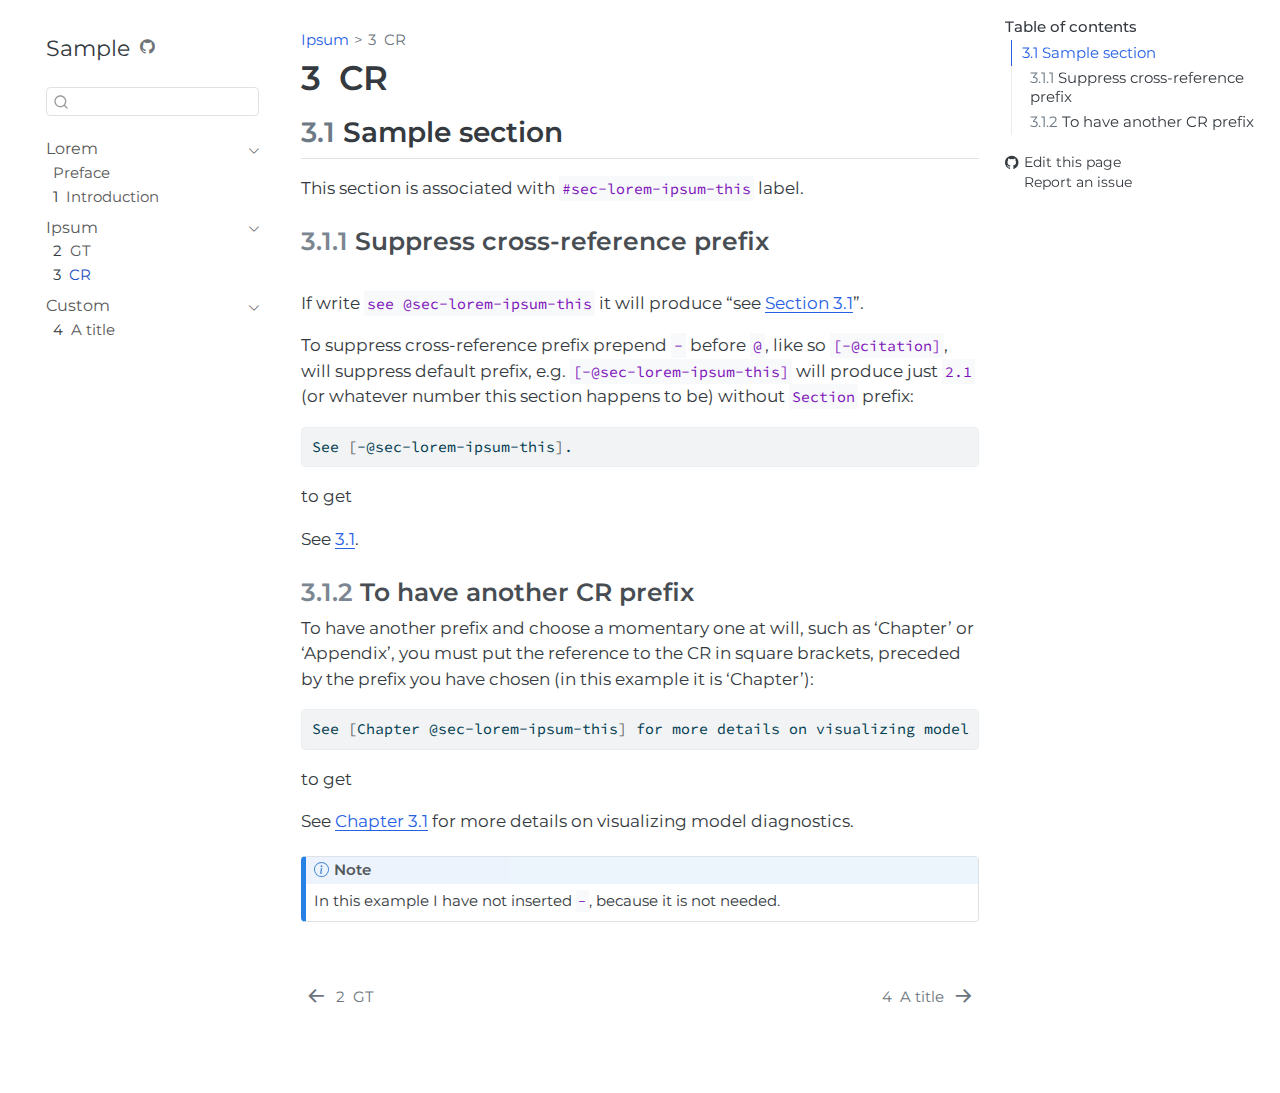
<file: docs/cr.html>
<!DOCTYPE html>
<html xmlns="http://www.w3.org/1999/xhtml" lang="en" xml:lang="en"><head>

<meta charset="utf-8">
<meta name="generator" content="quarto-1.4.536">

<meta name="viewport" content="width=device-width, initial-scale=1.0, user-scalable=yes">


<title>Sample - 3&nbsp; CR</title>
<style>
code{white-space: pre-wrap;}
span.smallcaps{font-variant: small-caps;}
div.columns{display: flex; gap: min(4vw, 1.5em);}
div.column{flex: auto; overflow-x: auto;}
div.hanging-indent{margin-left: 1.5em; text-indent: -1.5em;}
ul.task-list{list-style: none;}
ul.task-list li input[type="checkbox"] {
  width: 0.8em;
  margin: 0 0.8em 0.2em -1em; /* quarto-specific, see https://github.com/quarto-dev/quarto-cli/issues/4556 */ 
  vertical-align: middle;
}
/* CSS for syntax highlighting */
pre > code.sourceCode { white-space: pre; position: relative; }
pre > code.sourceCode > span { line-height: 1.25; }
pre > code.sourceCode > span:empty { height: 1.2em; }
.sourceCode { overflow: visible; }
code.sourceCode > span { color: inherit; text-decoration: inherit; }
div.sourceCode { margin: 1em 0; }
pre.sourceCode { margin: 0; }
@media screen {
div.sourceCode { overflow: auto; }
}
@media print {
pre > code.sourceCode { white-space: pre-wrap; }
pre > code.sourceCode > span { text-indent: -5em; padding-left: 5em; }
}
pre.numberSource code
  { counter-reset: source-line 0; }
pre.numberSource code > span
  { position: relative; left: -4em; counter-increment: source-line; }
pre.numberSource code > span > a:first-child::before
  { content: counter(source-line);
    position: relative; left: -1em; text-align: right; vertical-align: baseline;
    border: none; display: inline-block;
    -webkit-touch-callout: none; -webkit-user-select: none;
    -khtml-user-select: none; -moz-user-select: none;
    -ms-user-select: none; user-select: none;
    padding: 0 4px; width: 4em;
  }
pre.numberSource { margin-left: 3em;  padding-left: 4px; }
div.sourceCode
  {   }
@media screen {
pre > code.sourceCode > span > a:first-child::before { text-decoration: underline; }
}
</style>


<script src="site_libs/quarto-nav/quarto-nav.js"></script>
<script src="site_libs/quarto-nav/headroom.min.js"></script>
<script src="site_libs/clipboard/clipboard.min.js"></script>
<script src="site_libs/quarto-search/autocomplete.umd.js"></script>
<script src="site_libs/quarto-search/fuse.min.js"></script>
<script src="site_libs/quarto-search/quarto-search.js"></script>
<meta name="quarto:offset" content="./">
<link href="./custom.html" rel="next">
<link href="./gt.html" rel="prev">
<script src="site_libs/quarto-html/quarto.js"></script>
<script src="site_libs/quarto-html/popper.min.js"></script>
<script src="site_libs/quarto-html/tippy.umd.min.js"></script>
<script src="site_libs/quarto-html/anchor.min.js"></script>
<link href="site_libs/quarto-html/tippy.css" rel="stylesheet">
<link href="site_libs/quarto-html/quarto-syntax-highlighting.css" rel="stylesheet" id="quarto-text-highlighting-styles">
<script src="site_libs/bootstrap/bootstrap.min.js"></script>
<link href="site_libs/bootstrap/bootstrap-icons.css" rel="stylesheet">
<link href="site_libs/bootstrap/bootstrap.min.css" rel="stylesheet" id="quarto-bootstrap" data-mode="light">
<script id="quarto-search-options" type="application/json">{
  "location": "sidebar",
  "copy-button": false,
  "collapse-after": 3,
  "panel-placement": "start",
  "type": "textbox",
  "limit": 50,
  "keyboard-shortcut": [
    "f",
    "/",
    "s"
  ],
  "show-item-context": false,
  "language": {
    "search-no-results-text": "No results",
    "search-matching-documents-text": "matching documents",
    "search-copy-link-title": "Copy link to search",
    "search-hide-matches-text": "Hide additional matches",
    "search-more-match-text": "more match in this document",
    "search-more-matches-text": "more matches in this document",
    "search-clear-button-title": "Clear",
    "search-text-placeholder": "",
    "search-detached-cancel-button-title": "Cancel",
    "search-submit-button-title": "Submit",
    "search-label": "Search"
  }
}</script>


</head>

<body class="nav-sidebar floating">

<div id="quarto-search-results"></div>
  <header id="quarto-header" class="headroom fixed-top">
  <nav class="quarto-secondary-nav">
    <div class="container-fluid d-flex">
      <button type="button" class="quarto-btn-toggle btn" data-bs-toggle="collapse" data-bs-target=".quarto-sidebar-collapse-item" aria-controls="quarto-sidebar" aria-expanded="false" aria-label="Toggle sidebar navigation" onclick="if (window.quartoToggleHeadroom) { window.quartoToggleHeadroom(); }">
        <i class="bi bi-layout-text-sidebar-reverse"></i>
      </button>
        <nav class="quarto-page-breadcrumbs" aria-label="breadcrumb"><ol class="breadcrumb"><li class="breadcrumb-item"><a href="./gt.html">Ipsum</a></li><li class="breadcrumb-item"><a href="./cr.html"><span class="chapter-number">3</span>&nbsp; <span class="chapter-title">CR</span></a></li></ol></nav>
        <a class="flex-grow-1" role="button" data-bs-toggle="collapse" data-bs-target=".quarto-sidebar-collapse-item" aria-controls="quarto-sidebar" aria-expanded="false" aria-label="Toggle sidebar navigation" onclick="if (window.quartoToggleHeadroom) { window.quartoToggleHeadroom(); }">      
        </a>
      <button type="button" class="btn quarto-search-button" aria-label="" onclick="window.quartoOpenSearch();">
        <i class="bi bi-search"></i>
      </button>
    </div>
  </nav>
</header>
<!-- content -->
<div id="quarto-content" class="quarto-container page-columns page-rows-contents page-layout-article">
<!-- sidebar -->
  <nav id="quarto-sidebar" class="sidebar collapse collapse-horizontal quarto-sidebar-collapse-item sidebar-navigation floating overflow-auto">
    <div class="pt-lg-2 mt-2 text-left sidebar-header">
    <div class="sidebar-title mb-0 py-0">
      <a href="./">Sample</a> 
        <div class="sidebar-tools-main">
    <a href="https://github.com/aborruso/sample" title="Source Code" class="quarto-navigation-tool px-1" aria-label="Source Code"><i class="bi bi-github"></i></a>
</div>
    </div>
      </div>
        <div class="mt-2 flex-shrink-0 align-items-center">
        <div class="sidebar-search">
        <div id="quarto-search" class="" title="Search"></div>
        </div>
        </div>
    <div class="sidebar-menu-container"> 
    <ul class="list-unstyled mt-1">
        <li class="sidebar-item sidebar-item-section">
      <div class="sidebar-item-container"> 
            <a class="sidebar-item-text sidebar-link text-start" data-bs-toggle="collapse" data-bs-target="#quarto-sidebar-section-1" aria-expanded="true">
 <span class="menu-text">Lorem</span></a>
          <a class="sidebar-item-toggle text-start" data-bs-toggle="collapse" data-bs-target="#quarto-sidebar-section-1" aria-expanded="true" aria-label="Toggle section">
            <i class="bi bi-chevron-right ms-2"></i>
          </a> 
      </div>
      <ul id="quarto-sidebar-section-1" class="collapse list-unstyled sidebar-section depth1 show">  
          <li class="sidebar-item">
  <div class="sidebar-item-container"> 
  <a href="./index.html" class="sidebar-item-text sidebar-link">
 <span class="menu-text">Preface</span></a>
  </div>
</li>
          <li class="sidebar-item">
  <div class="sidebar-item-container"> 
  <a href="./intro.html" class="sidebar-item-text sidebar-link">
 <span class="menu-text"><span class="chapter-number">1</span>&nbsp; <span class="chapter-title">Introduction</span></span></a>
  </div>
</li>
      </ul>
  </li>
        <li class="sidebar-item sidebar-item-section">
      <div class="sidebar-item-container"> 
            <a class="sidebar-item-text sidebar-link text-start" data-bs-toggle="collapse" data-bs-target="#quarto-sidebar-section-2" aria-expanded="true">
 <span class="menu-text">Ipsum</span></a>
          <a class="sidebar-item-toggle text-start" data-bs-toggle="collapse" data-bs-target="#quarto-sidebar-section-2" aria-expanded="true" aria-label="Toggle section">
            <i class="bi bi-chevron-right ms-2"></i>
          </a> 
      </div>
      <ul id="quarto-sidebar-section-2" class="collapse list-unstyled sidebar-section depth1 show">  
          <li class="sidebar-item">
  <div class="sidebar-item-container"> 
  <a href="./gt.html" class="sidebar-item-text sidebar-link">
 <span class="menu-text"><span class="chapter-number">2</span>&nbsp; <span class="chapter-title">GT</span></span></a>
  </div>
</li>
          <li class="sidebar-item">
  <div class="sidebar-item-container"> 
  <a href="./cr.html" class="sidebar-item-text sidebar-link active">
 <span class="menu-text"><span class="chapter-number">3</span>&nbsp; <span class="chapter-title">CR</span></span></a>
  </div>
</li>
      </ul>
  </li>
        <li class="sidebar-item sidebar-item-section">
      <div class="sidebar-item-container"> 
            <a class="sidebar-item-text sidebar-link text-start" data-bs-toggle="collapse" data-bs-target="#quarto-sidebar-section-3" aria-expanded="true">
 <span class="menu-text">Custom</span></a>
          <a class="sidebar-item-toggle text-start" data-bs-toggle="collapse" data-bs-target="#quarto-sidebar-section-3" aria-expanded="true" aria-label="Toggle section">
            <i class="bi bi-chevron-right ms-2"></i>
          </a> 
      </div>
      <ul id="quarto-sidebar-section-3" class="collapse list-unstyled sidebar-section depth1 show">  
          <li class="sidebar-item">
  <div class="sidebar-item-container"> 
  <a href="./custom.html" class="sidebar-item-text sidebar-link">
 <span class="menu-text"><span class="chapter-number">4</span>&nbsp; <span class="chapter-title">A title</span></span></a>
  </div>
</li>
      </ul>
  </li>
    </ul>
    </div>
</nav>
<div id="quarto-sidebar-glass" class="quarto-sidebar-collapse-item" data-bs-toggle="collapse" data-bs-target=".quarto-sidebar-collapse-item"></div>
<!-- margin-sidebar -->
    <div id="quarto-margin-sidebar" class="sidebar margin-sidebar">
        <nav id="TOC" role="doc-toc" class="toc-active">
    <h2 id="toc-title">Table of contents</h2>
   
  <ul>
  <li><a href="#sec-lorem-ipsum-this" id="toc-sec-lorem-ipsum-this" class="nav-link active" data-scroll-target="#sec-lorem-ipsum-this"><span class="header-section-number">3.1</span> Sample section</a>
  <ul class="collapse">
  <li><a href="#suppress-cross-reference-prefix" id="toc-suppress-cross-reference-prefix" class="nav-link" data-scroll-target="#suppress-cross-reference-prefix"><span class="header-section-number">3.1.1</span> Suppress cross-reference prefix</a></li>
  <li><a href="#to-have-another-cr-prefix" id="toc-to-have-another-cr-prefix" class="nav-link" data-scroll-target="#to-have-another-cr-prefix"><span class="header-section-number">3.1.2</span> To have another CR prefix</a></li>
  </ul></li>
  </ul>
<div class="toc-actions"><ul><li><a href="https://github.com/aborruso/sample/edit/main/cr.qmd" class="toc-action"><i class="bi bi-github"></i>Edit this page</a></li><li><a href="https://github.com/aborruso/sample/issues/new" class="toc-action"><i class="bi empty"></i>Report an issue</a></li></ul></div></nav>
    </div>
<!-- main -->
<main class="content" id="quarto-document-content">

<header id="title-block-header" class="quarto-title-block default"><nav class="quarto-page-breadcrumbs quarto-title-breadcrumbs d-none d-lg-block" aria-label="breadcrumb"><ol class="breadcrumb"><li class="breadcrumb-item"><a href="./gt.html">Ipsum</a></li><li class="breadcrumb-item"><a href="./cr.html"><span class="chapter-number">3</span>&nbsp; <span class="chapter-title">CR</span></a></li></ol></nav>
<div class="quarto-title">
<h1 class="title"><span class="chapter-number">3</span>&nbsp; <span class="chapter-title">CR</span></h1>
</div>



<div class="quarto-title-meta">

    
  
    
  </div>
  


</header>


<section id="sec-lorem-ipsum-this" class="level2" data-number="3.1">
<h2 data-number="3.1" class="anchored" data-anchor-id="sec-lorem-ipsum-this"><span class="header-section-number">3.1</span> Sample section</h2>
<p>This section is associated with <code>#sec-lorem-ipsum-this</code> label.</p>
<section id="suppress-cross-reference-prefix" class="level3" data-number="3.1.1">
<h3 data-number="3.1.1" class="anchored" data-anchor-id="suppress-cross-reference-prefix"><span class="header-section-number">3.1.1</span> Suppress cross-reference prefix</h3>
<p><br>If write <code>see @sec-lorem-ipsum-this</code> it will produce “see <a href="#sec-lorem-ipsum-this" class="quarto-xref"><span>Section 3.1</span></a>”.</p>
<p>To suppress cross-reference prefix prepend <code>-</code> before <code>@</code>, like so <code>[-@citation]</code>, will suppress default prefix, e.g.&nbsp;<code>[-@sec-lorem-ipsum-this]</code> will produce just <code>2.1</code> (or whatever number this section happens to be) without <code>Section</code> prefix:</p>
<div class="sourceCode" id="cb1"><pre class="sourceCode markdown code-with-copy"><code class="sourceCode markdown"><span id="cb1-1"><a href="#cb1-1" aria-hidden="true" tabindex="-1"></a>See <span class="co">[</span><span class="ot">-@sec-lorem-ipsum-this</span><span class="co">]</span>.</span></code><button title="Copy to Clipboard" class="code-copy-button"><i class="bi"></i></button></pre></div>
<p>to get</p>
<p>See <a href="#sec-lorem-ipsum-this" class="quarto-xref"><span>3.1</span></a>.</p>
</section>
<section id="to-have-another-cr-prefix" class="level3" data-number="3.1.2">
<h3 data-number="3.1.2" class="anchored" data-anchor-id="to-have-another-cr-prefix"><span class="header-section-number">3.1.2</span> To have another CR prefix</h3>
<p>To have another prefix and choose a momentary one at will, such as ‘Chapter’ or ‘Appendix’, you must put the reference to the CR in square brackets, preceded by the prefix you have chosen (in this example it is ‘Chapter’):</p>
<div class="sourceCode" id="cb2"><pre class="sourceCode markdown code-with-copy"><code class="sourceCode markdown"><span id="cb2-1"><a href="#cb2-1" aria-hidden="true" tabindex="-1"></a>See <span class="co">[</span><span class="ot">Chapter @sec-lorem-ipsum-this</span><span class="co">]</span> for more details on visualizing model diagnostics.</span></code><button title="Copy to Clipboard" class="code-copy-button"><i class="bi"></i></button></pre></div>
<p>to get</p>
<p>See <a href="#sec-lorem-ipsum-this" class="quarto-xref">Chapter&nbsp;<span>3.1</span></a> for more details on visualizing model diagnostics.</p>
<div class="callout callout-style-default callout-note callout-titled">
<div class="callout-header d-flex align-content-center">
<div class="callout-icon-container">
<i class="callout-icon"></i>
</div>
<div class="callout-title-container flex-fill">
Note
</div>
</div>
<div class="callout-body-container callout-body">
<p>In this example I have not inserted <code>-</code>, because it is not needed.</p>
</div>
</div>


</section>
</section>

</main> <!-- /main -->
<script id="quarto-html-after-body" type="application/javascript">
window.document.addEventListener("DOMContentLoaded", function (event) {
  const toggleBodyColorMode = (bsSheetEl) => {
    const mode = bsSheetEl.getAttribute("data-mode");
    const bodyEl = window.document.querySelector("body");
    if (mode === "dark") {
      bodyEl.classList.add("quarto-dark");
      bodyEl.classList.remove("quarto-light");
    } else {
      bodyEl.classList.add("quarto-light");
      bodyEl.classList.remove("quarto-dark");
    }
  }
  const toggleBodyColorPrimary = () => {
    const bsSheetEl = window.document.querySelector("link#quarto-bootstrap");
    if (bsSheetEl) {
      toggleBodyColorMode(bsSheetEl);
    }
  }
  toggleBodyColorPrimary();  
  const icon = "";
  const anchorJS = new window.AnchorJS();
  anchorJS.options = {
    placement: 'right',
    icon: icon
  };
  anchorJS.add('.anchored');
  const isCodeAnnotation = (el) => {
    for (const clz of el.classList) {
      if (clz.startsWith('code-annotation-')) {                     
        return true;
      }
    }
    return false;
  }
  const clipboard = new window.ClipboardJS('.code-copy-button', {
    text: function(trigger) {
      const codeEl = trigger.previousElementSibling.cloneNode(true);
      for (const childEl of codeEl.children) {
        if (isCodeAnnotation(childEl)) {
          childEl.remove();
        }
      }
      return codeEl.innerText;
    }
  });
  clipboard.on('success', function(e) {
    // button target
    const button = e.trigger;
    // don't keep focus
    button.blur();
    // flash "checked"
    button.classList.add('code-copy-button-checked');
    var currentTitle = button.getAttribute("title");
    button.setAttribute("title", "Copied!");
    let tooltip;
    if (window.bootstrap) {
      button.setAttribute("data-bs-toggle", "tooltip");
      button.setAttribute("data-bs-placement", "left");
      button.setAttribute("data-bs-title", "Copied!");
      tooltip = new bootstrap.Tooltip(button, 
        { trigger: "manual", 
          customClass: "code-copy-button-tooltip",
          offset: [0, -8]});
      tooltip.show();    
    }
    setTimeout(function() {
      if (tooltip) {
        tooltip.hide();
        button.removeAttribute("data-bs-title");
        button.removeAttribute("data-bs-toggle");
        button.removeAttribute("data-bs-placement");
      }
      button.setAttribute("title", currentTitle);
      button.classList.remove('code-copy-button-checked');
    }, 1000);
    // clear code selection
    e.clearSelection();
  });
  function tippyHover(el, contentFn, onTriggerFn, onUntriggerFn) {
    const config = {
      allowHTML: true,
      maxWidth: 500,
      delay: 100,
      arrow: false,
      appendTo: function(el) {
          return el.parentElement;
      },
      interactive: true,
      interactiveBorder: 10,
      theme: 'quarto',
      placement: 'bottom-start',
    };
    if (contentFn) {
      config.content = contentFn;
    }
    if (onTriggerFn) {
      config.onTrigger = onTriggerFn;
    }
    if (onUntriggerFn) {
      config.onUntrigger = onUntriggerFn;
    }
    window.tippy(el, config); 
  }
  const noterefs = window.document.querySelectorAll('a[role="doc-noteref"]');
  for (var i=0; i<noterefs.length; i++) {
    const ref = noterefs[i];
    tippyHover(ref, function() {
      // use id or data attribute instead here
      let href = ref.getAttribute('data-footnote-href') || ref.getAttribute('href');
      try { href = new URL(href).hash; } catch {}
      const id = href.replace(/^#\/?/, "");
      const note = window.document.getElementById(id);
      return note.innerHTML;
    });
  }
  const xrefs = window.document.querySelectorAll('a.quarto-xref');
  const processXRef = (id, note) => {
    // Strip column container classes
    const stripColumnClz = (el) => {
      el.classList.remove("page-full", "page-columns");
      if (el.children) {
        for (const child of el.children) {
          stripColumnClz(child);
        }
      }
    }
    stripColumnClz(note)
    if (id === null || id.startsWith('sec-')) {
      // Special case sections, only their first couple elements
      const container = document.createElement("div");
      if (note.children && note.children.length > 2) {
        container.appendChild(note.children[0].cloneNode(true));
        for (let i = 1; i < note.children.length; i++) {
          const child = note.children[i];
          if (child.tagName === "P" && child.innerText === "") {
            continue;
          } else {
            container.appendChild(child.cloneNode(true));
            break;
          }
        }
        if (window.Quarto?.typesetMath) {
          window.Quarto.typesetMath(container);
        }
        return container.innerHTML
      } else {
        if (window.Quarto?.typesetMath) {
          window.Quarto.typesetMath(note);
        }
        return note.innerHTML;
      }
    } else {
      // Remove any anchor links if they are present
      const anchorLink = note.querySelector('a.anchorjs-link');
      if (anchorLink) {
        anchorLink.remove();
      }
      if (window.Quarto?.typesetMath) {
        window.Quarto.typesetMath(note);
      }
      return note.innerHTML;
    }
  }
  for (var i=0; i<xrefs.length; i++) {
    const xref = xrefs[i];
    tippyHover(xref, undefined, function(instance) {
      instance.disable();
      let url = xref.getAttribute('href');
      let hash = undefined; 
      if (url.startsWith('#')) {
        hash = url;
      } else {
        try { hash = new URL(url).hash; } catch {}
      }
      if (hash) {
        const id = hash.replace(/^#\/?/, "");
        const note = window.document.getElementById(id);
        if (note !== null) {
          try {
            const html = processXRef(id, note.cloneNode(true));
            instance.setContent(html);
          } finally {
            instance.enable();
            instance.show();
          }
        } else {
          // See if we can fetch this
          fetch(url.split('#')[0])
          .then(res => res.text())
          .then(html => {
            const parser = new DOMParser();
            const htmlDoc = parser.parseFromString(html, "text/html");
            const note = htmlDoc.getElementById(id);
            if (note !== null) {
              const html = processXRef(id, note);
              instance.setContent(html);
            } 
          }).finally(() => {
            instance.enable();
            instance.show();
          });
        }
      } else {
        // See if we can fetch a full url (with no hash to target)
        // This is a special case and we should probably do some content thinning / targeting
        fetch(url)
        .then(res => res.text())
        .then(html => {
          const parser = new DOMParser();
          const htmlDoc = parser.parseFromString(html, "text/html");
          const note = htmlDoc.querySelector('main.content');
          if (note !== null) {
            // This should only happen for chapter cross references
            // (since there is no id in the URL)
            // remove the first header
            if (note.children.length > 0 && note.children[0].tagName === "HEADER") {
              note.children[0].remove();
            }
            const html = processXRef(null, note);
            instance.setContent(html);
          } 
        }).finally(() => {
          instance.enable();
          instance.show();
        });
      }
    }, function(instance) {
    });
  }
      let selectedAnnoteEl;
      const selectorForAnnotation = ( cell, annotation) => {
        let cellAttr = 'data-code-cell="' + cell + '"';
        let lineAttr = 'data-code-annotation="' +  annotation + '"';
        const selector = 'span[' + cellAttr + '][' + lineAttr + ']';
        return selector;
      }
      const selectCodeLines = (annoteEl) => {
        const doc = window.document;
        const targetCell = annoteEl.getAttribute("data-target-cell");
        const targetAnnotation = annoteEl.getAttribute("data-target-annotation");
        const annoteSpan = window.document.querySelector(selectorForAnnotation(targetCell, targetAnnotation));
        const lines = annoteSpan.getAttribute("data-code-lines").split(",");
        const lineIds = lines.map((line) => {
          return targetCell + "-" + line;
        })
        let top = null;
        let height = null;
        let parent = null;
        if (lineIds.length > 0) {
            //compute the position of the single el (top and bottom and make a div)
            const el = window.document.getElementById(lineIds[0]);
            top = el.offsetTop;
            height = el.offsetHeight;
            parent = el.parentElement.parentElement;
          if (lineIds.length > 1) {
            const lastEl = window.document.getElementById(lineIds[lineIds.length - 1]);
            const bottom = lastEl.offsetTop + lastEl.offsetHeight;
            height = bottom - top;
          }
          if (top !== null && height !== null && parent !== null) {
            // cook up a div (if necessary) and position it 
            let div = window.document.getElementById("code-annotation-line-highlight");
            if (div === null) {
              div = window.document.createElement("div");
              div.setAttribute("id", "code-annotation-line-highlight");
              div.style.position = 'absolute';
              parent.appendChild(div);
            }
            div.style.top = top - 2 + "px";
            div.style.height = height + 4 + "px";
            div.style.left = 0;
            let gutterDiv = window.document.getElementById("code-annotation-line-highlight-gutter");
            if (gutterDiv === null) {
              gutterDiv = window.document.createElement("div");
              gutterDiv.setAttribute("id", "code-annotation-line-highlight-gutter");
              gutterDiv.style.position = 'absolute';
              const codeCell = window.document.getElementById(targetCell);
              const gutter = codeCell.querySelector('.code-annotation-gutter');
              gutter.appendChild(gutterDiv);
            }
            gutterDiv.style.top = top - 2 + "px";
            gutterDiv.style.height = height + 4 + "px";
          }
          selectedAnnoteEl = annoteEl;
        }
      };
      const unselectCodeLines = () => {
        const elementsIds = ["code-annotation-line-highlight", "code-annotation-line-highlight-gutter"];
        elementsIds.forEach((elId) => {
          const div = window.document.getElementById(elId);
          if (div) {
            div.remove();
          }
        });
        selectedAnnoteEl = undefined;
      };
        // Handle positioning of the toggle
    window.addEventListener(
      "resize",
      throttle(() => {
        elRect = undefined;
        if (selectedAnnoteEl) {
          selectCodeLines(selectedAnnoteEl);
        }
      }, 10)
    );
    function throttle(fn, ms) {
    let throttle = false;
    let timer;
      return (...args) => {
        if(!throttle) { // first call gets through
            fn.apply(this, args);
            throttle = true;
        } else { // all the others get throttled
            if(timer) clearTimeout(timer); // cancel #2
            timer = setTimeout(() => {
              fn.apply(this, args);
              timer = throttle = false;
            }, ms);
        }
      };
    }
      // Attach click handler to the DT
      const annoteDls = window.document.querySelectorAll('dt[data-target-cell]');
      for (const annoteDlNode of annoteDls) {
        annoteDlNode.addEventListener('click', (event) => {
          const clickedEl = event.target;
          if (clickedEl !== selectedAnnoteEl) {
            unselectCodeLines();
            const activeEl = window.document.querySelector('dt[data-target-cell].code-annotation-active');
            if (activeEl) {
              activeEl.classList.remove('code-annotation-active');
            }
            selectCodeLines(clickedEl);
            clickedEl.classList.add('code-annotation-active');
          } else {
            // Unselect the line
            unselectCodeLines();
            clickedEl.classList.remove('code-annotation-active');
          }
        });
      }
  const findCites = (el) => {
    const parentEl = el.parentElement;
    if (parentEl) {
      const cites = parentEl.dataset.cites;
      if (cites) {
        return {
          el,
          cites: cites.split(' ')
        };
      } else {
        return findCites(el.parentElement)
      }
    } else {
      return undefined;
    }
  };
  var bibliorefs = window.document.querySelectorAll('a[role="doc-biblioref"]');
  for (var i=0; i<bibliorefs.length; i++) {
    const ref = bibliorefs[i];
    const citeInfo = findCites(ref);
    if (citeInfo) {
      tippyHover(citeInfo.el, function() {
        var popup = window.document.createElement('div');
        citeInfo.cites.forEach(function(cite) {
          var citeDiv = window.document.createElement('div');
          citeDiv.classList.add('hanging-indent');
          citeDiv.classList.add('csl-entry');
          var biblioDiv = window.document.getElementById('ref-' + cite);
          if (biblioDiv) {
            citeDiv.innerHTML = biblioDiv.innerHTML;
          }
          popup.appendChild(citeDiv);
        });
        return popup.innerHTML;
      });
    }
  }
});
</script>
<nav class="page-navigation">
  <div class="nav-page nav-page-previous">
      <a href="./gt.html" class="pagination-link  aria-label=" &lt;span="">
        <i class="bi bi-arrow-left-short"></i> <span class="nav-page-text"><span class="chapter-number">2</span>&nbsp; <span class="chapter-title">GT</span></span>
      </a>          
  </div>
  <div class="nav-page nav-page-next">
      <a href="./custom.html" class="pagination-link" aria-label="<span class='chapter-number'>4</span>&nbsp; <span class='chapter-title'>A title</span>">
        <span class="nav-page-text"><span class="chapter-number">4</span>&nbsp; <span class="chapter-title">A title</span></span> <i class="bi bi-arrow-right-short"></i>
      </a>
  </div>
</nav>
</div> <!-- /content -->




<footer class="footer"><div class="nav-footer"><div class="nav-footer-center"><div class="toc-actions d-sm-block d-md-none"><ul><li><a href="https://github.com/aborruso/sample/edit/main/cr.qmd" class="toc-action"><i class="bi bi-github"></i>Edit this page</a></li><li><a href="https://github.com/aborruso/sample/issues/new" class="toc-action"><i class="bi empty"></i>Report an issue</a></li></ul></div></div></div></footer></body></html>
</file>
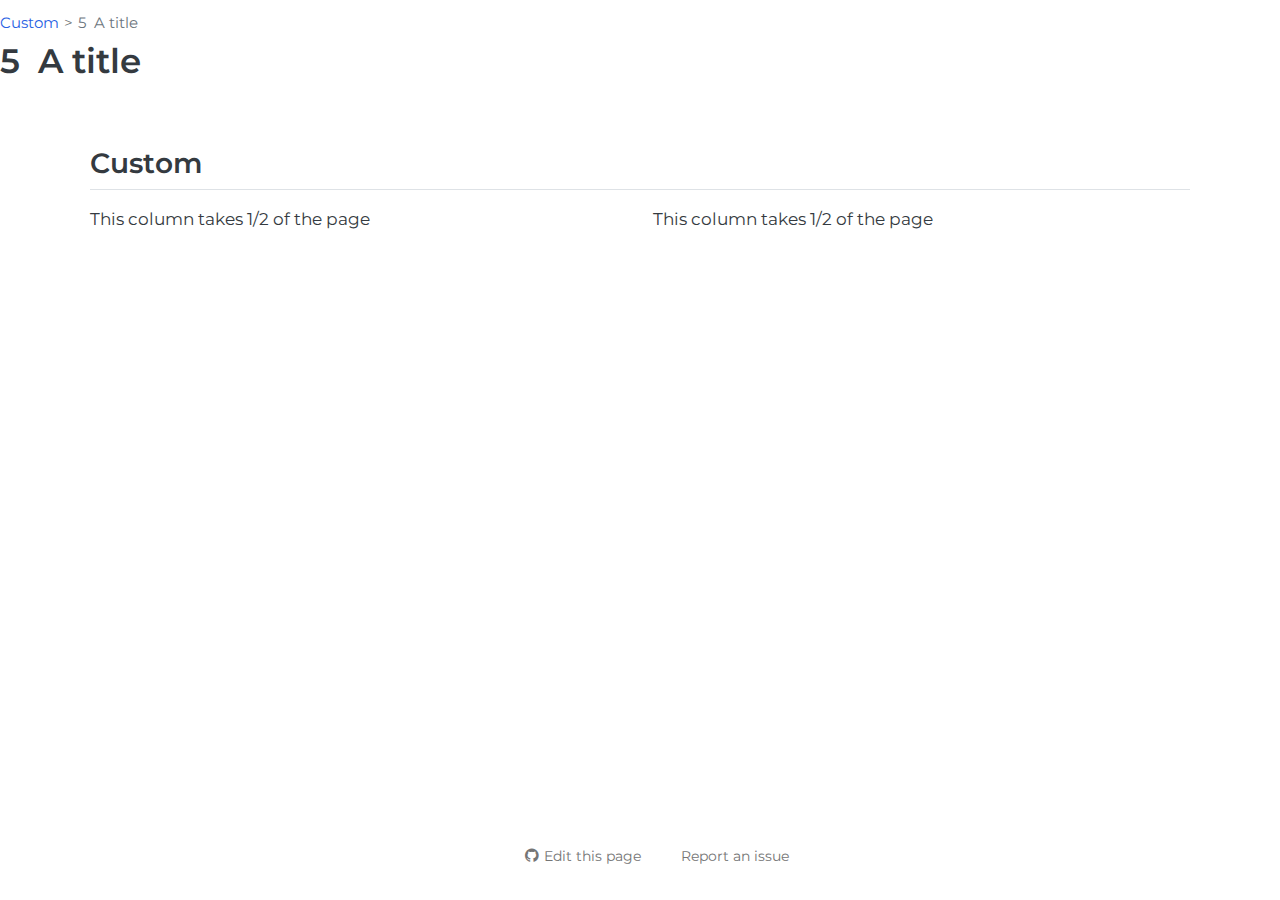
<file: docs/custom.html>
<!DOCTYPE html>
<html xmlns="http://www.w3.org/1999/xhtml" lang="en" xml:lang="en"><head>

<meta charset="utf-8">
<meta name="generator" content="quarto-1.5.56">

<meta name="viewport" content="width=device-width, initial-scale=1.0, user-scalable=yes">


<title>5&nbsp; A title – Sample</title>
<style>
code{white-space: pre-wrap;}
span.smallcaps{font-variant: small-caps;}
div.columns{display: flex; gap: min(4vw, 1.5em);}
div.column{flex: auto; overflow-x: auto;}
div.hanging-indent{margin-left: 1.5em; text-indent: -1.5em;}
ul.task-list{list-style: none;}
ul.task-list li input[type="checkbox"] {
  width: 0.8em;
  margin: 0 0.8em 0.2em -1em; /* quarto-specific, see https://github.com/quarto-dev/quarto-cli/issues/4556 */ 
  vertical-align: middle;
}
</style>


<script src="site_libs/quarto-nav/quarto-nav.js"></script>
<script src="site_libs/quarto-nav/headroom.min.js"></script>
<script src="site_libs/clipboard/clipboard.min.js"></script>
<script src="site_libs/quarto-search/autocomplete.umd.js"></script>
<script src="site_libs/quarto-search/fuse.min.js"></script>
<script src="site_libs/quarto-search/quarto-search.js"></script>
<meta name="quarto:offset" content="./">
<script src="site_libs/quarto-html/quarto.js"></script>
<script src="site_libs/quarto-html/popper.min.js"></script>
<script src="site_libs/quarto-html/tippy.umd.min.js"></script>
<script src="site_libs/quarto-html/anchor.min.js"></script>
<link href="site_libs/quarto-html/tippy.css" rel="stylesheet">
<link href="site_libs/quarto-html/quarto-syntax-highlighting.css" rel="stylesheet" id="quarto-text-highlighting-styles">
<script src="site_libs/bootstrap/bootstrap.min.js"></script>
<link href="site_libs/bootstrap/bootstrap-icons.css" rel="stylesheet">
<link href="site_libs/bootstrap/bootstrap.min.css" rel="stylesheet" id="quarto-bootstrap" data-mode="light">
<script id="quarto-search-options" type="application/json">{
  "location": "sidebar",
  "copy-button": false,
  "collapse-after": 3,
  "panel-placement": "start",
  "type": "textbox",
  "limit": 50,
  "keyboard-shortcut": [
    "f",
    "/",
    "s"
  ],
  "show-item-context": false,
  "language": {
    "search-no-results-text": "No results",
    "search-matching-documents-text": "matching documents",
    "search-copy-link-title": "Copy link to search",
    "search-hide-matches-text": "Hide additional matches",
    "search-more-match-text": "more match in this document",
    "search-more-matches-text": "more matches in this document",
    "search-clear-button-title": "Clear",
    "search-text-placeholder": "",
    "search-detached-cancel-button-title": "Cancel",
    "search-submit-button-title": "Submit",
    "search-label": "Search"
  }
}</script>


</head>

<body class="nav-sidebar fullcontent">

<div id="quarto-search-results"></div>
<!-- content -->
<div id="quarto-content" class="quarto-container page-layout-custom">
<!-- sidebar -->
<!-- margin-sidebar -->
<!-- main -->

<header id="title-block-header" class="quarto-title-block default"><nav class="quarto-page-breadcrumbs quarto-title-breadcrumbs d-none d-lg-block" aria-label="breadcrumb"><ol class="breadcrumb"><li class="breadcrumb-item"><a href="./custom.html">Custom</a></li><li class="breadcrumb-item"><a href="./custom.html"><span class="chapter-number">5</span>&nbsp; <span class="chapter-title">A title</span></a></li></ol></nav>
<div class="quarto-title">
<h1 class="title"><span class="chapter-number">5</span>&nbsp; <span class="chapter-title">A title</span></h1>
</div>



<div class="quarto-title-meta">

    
  
    
  </div>
  


</header>


<section id="custom" class="level2 unnumbered content-block">
<h2 class="unnumbered" data-anchor-id="custom">Custom</h2>
<div class="grid">
<div class="g-col-6">
<p>This column takes 1/2 of the page</p>
</div>
<div class="g-col-6">
<p>This column takes 1/2 of the page</p>
</div>
</div>
</section>




<script id="quarto-html-after-body" type="application/javascript">
window.document.addEventListener("DOMContentLoaded", function (event) {
  const toggleBodyColorMode = (bsSheetEl) => {
    const mode = bsSheetEl.getAttribute("data-mode");
    const bodyEl = window.document.querySelector("body");
    if (mode === "dark") {
      bodyEl.classList.add("quarto-dark");
      bodyEl.classList.remove("quarto-light");
    } else {
      bodyEl.classList.add("quarto-light");
      bodyEl.classList.remove("quarto-dark");
    }
  }
  const toggleBodyColorPrimary = () => {
    const bsSheetEl = window.document.querySelector("link#quarto-bootstrap");
    if (bsSheetEl) {
      toggleBodyColorMode(bsSheetEl);
    }
  }
  toggleBodyColorPrimary();  
  const icon = "";
  const anchorJS = new window.AnchorJS();
  anchorJS.options = {
    placement: 'right',
    icon: icon
  };
  anchorJS.add('.anchored');
  const isCodeAnnotation = (el) => {
    for (const clz of el.classList) {
      if (clz.startsWith('code-annotation-')) {                     
        return true;
      }
    }
    return false;
  }
  const onCopySuccess = function(e) {
    // button target
    const button = e.trigger;
    // don't keep focus
    button.blur();
    // flash "checked"
    button.classList.add('code-copy-button-checked');
    var currentTitle = button.getAttribute("title");
    button.setAttribute("title", "Copied!");
    let tooltip;
    if (window.bootstrap) {
      button.setAttribute("data-bs-toggle", "tooltip");
      button.setAttribute("data-bs-placement", "left");
      button.setAttribute("data-bs-title", "Copied!");
      tooltip = new bootstrap.Tooltip(button, 
        { trigger: "manual", 
          customClass: "code-copy-button-tooltip",
          offset: [0, -8]});
      tooltip.show();    
    }
    setTimeout(function() {
      if (tooltip) {
        tooltip.hide();
        button.removeAttribute("data-bs-title");
        button.removeAttribute("data-bs-toggle");
        button.removeAttribute("data-bs-placement");
      }
      button.setAttribute("title", currentTitle);
      button.classList.remove('code-copy-button-checked');
    }, 1000);
    // clear code selection
    e.clearSelection();
  }
  const getTextToCopy = function(trigger) {
      const codeEl = trigger.previousElementSibling.cloneNode(true);
      for (const childEl of codeEl.children) {
        if (isCodeAnnotation(childEl)) {
          childEl.remove();
        }
      }
      return codeEl.innerText;
  }
  const clipboard = new window.ClipboardJS('.code-copy-button:not([data-in-quarto-modal])', {
    text: getTextToCopy
  });
  clipboard.on('success', onCopySuccess);
  if (window.document.getElementById('quarto-embedded-source-code-modal')) {
    // For code content inside modals, clipBoardJS needs to be initialized with a container option
    // TODO: Check when it could be a function (https://github.com/zenorocha/clipboard.js/issues/860)
    const clipboardModal = new window.ClipboardJS('.code-copy-button[data-in-quarto-modal]', {
      text: getTextToCopy,
      container: window.document.getElementById('quarto-embedded-source-code-modal')
    });
    clipboardModal.on('success', onCopySuccess);
  }
    var localhostRegex = new RegExp(/^(?:http|https):\/\/localhost\:?[0-9]*\//);
    var mailtoRegex = new RegExp(/^mailto:/);
      var filterRegex = new RegExp('/' + window.location.host + '/');
    var isInternal = (href) => {
        return filterRegex.test(href) || localhostRegex.test(href) || mailtoRegex.test(href);
    }
    // Inspect non-navigation links and adorn them if external
 	var links = window.document.querySelectorAll('a[href]:not(.nav-link):not(.navbar-brand):not(.toc-action):not(.sidebar-link):not(.sidebar-item-toggle):not(.pagination-link):not(.no-external):not([aria-hidden]):not(.dropdown-item):not(.quarto-navigation-tool):not(.about-link)');
    for (var i=0; i<links.length; i++) {
      const link = links[i];
      if (!isInternal(link.href)) {
        // undo the damage that might have been done by quarto-nav.js in the case of
        // links that we want to consider external
        if (link.dataset.originalHref !== undefined) {
          link.href = link.dataset.originalHref;
        }
      }
    }
  function tippyHover(el, contentFn, onTriggerFn, onUntriggerFn) {
    const config = {
      allowHTML: true,
      maxWidth: 500,
      delay: 100,
      arrow: false,
      appendTo: function(el) {
          return el.parentElement;
      },
      interactive: true,
      interactiveBorder: 10,
      theme: 'quarto',
      placement: 'bottom-start',
    };
    if (contentFn) {
      config.content = contentFn;
    }
    if (onTriggerFn) {
      config.onTrigger = onTriggerFn;
    }
    if (onUntriggerFn) {
      config.onUntrigger = onUntriggerFn;
    }
    window.tippy(el, config); 
  }
  const noterefs = window.document.querySelectorAll('a[role="doc-noteref"]');
  for (var i=0; i<noterefs.length; i++) {
    const ref = noterefs[i];
    tippyHover(ref, function() {
      // use id or data attribute instead here
      let href = ref.getAttribute('data-footnote-href') || ref.getAttribute('href');
      try { href = new URL(href).hash; } catch {}
      const id = href.replace(/^#\/?/, "");
      const note = window.document.getElementById(id);
      if (note) {
        return note.innerHTML;
      } else {
        return "";
      }
    });
  }
  const xrefs = window.document.querySelectorAll('a.quarto-xref');
  const processXRef = (id, note) => {
    // Strip column container classes
    const stripColumnClz = (el) => {
      el.classList.remove("page-full", "page-columns");
      if (el.children) {
        for (const child of el.children) {
          stripColumnClz(child);
        }
      }
    }
    stripColumnClz(note)
    if (id === null || id.startsWith('sec-')) {
      // Special case sections, only their first couple elements
      const container = document.createElement("div");
      if (note.children && note.children.length > 2) {
        container.appendChild(note.children[0].cloneNode(true));
        for (let i = 1; i < note.children.length; i++) {
          const child = note.children[i];
          if (child.tagName === "P" && child.innerText === "") {
            continue;
          } else {
            container.appendChild(child.cloneNode(true));
            break;
          }
        }
        if (window.Quarto?.typesetMath) {
          window.Quarto.typesetMath(container);
        }
        return container.innerHTML
      } else {
        if (window.Quarto?.typesetMath) {
          window.Quarto.typesetMath(note);
        }
        return note.innerHTML;
      }
    } else {
      // Remove any anchor links if they are present
      const anchorLink = note.querySelector('a.anchorjs-link');
      if (anchorLink) {
        anchorLink.remove();
      }
      if (window.Quarto?.typesetMath) {
        window.Quarto.typesetMath(note);
      }
      // TODO in 1.5, we should make sure this works without a callout special case
      if (note.classList.contains("callout")) {
        return note.outerHTML;
      } else {
        return note.innerHTML;
      }
    }
  }
  for (var i=0; i<xrefs.length; i++) {
    const xref = xrefs[i];
    tippyHover(xref, undefined, function(instance) {
      instance.disable();
      let url = xref.getAttribute('href');
      let hash = undefined; 
      if (url.startsWith('#')) {
        hash = url;
      } else {
        try { hash = new URL(url).hash; } catch {}
      }
      if (hash) {
        const id = hash.replace(/^#\/?/, "");
        const note = window.document.getElementById(id);
        if (note !== null) {
          try {
            const html = processXRef(id, note.cloneNode(true));
            instance.setContent(html);
          } finally {
            instance.enable();
            instance.show();
          }
        } else {
          // See if we can fetch this
          fetch(url.split('#')[0])
          .then(res => res.text())
          .then(html => {
            const parser = new DOMParser();
            const htmlDoc = parser.parseFromString(html, "text/html");
            const note = htmlDoc.getElementById(id);
            if (note !== null) {
              const html = processXRef(id, note);
              instance.setContent(html);
            } 
          }).finally(() => {
            instance.enable();
            instance.show();
          });
        }
      } else {
        // See if we can fetch a full url (with no hash to target)
        // This is a special case and we should probably do some content thinning / targeting
        fetch(url)
        .then(res => res.text())
        .then(html => {
          const parser = new DOMParser();
          const htmlDoc = parser.parseFromString(html, "text/html");
          const note = htmlDoc.querySelector('main.content');
          if (note !== null) {
            // This should only happen for chapter cross references
            // (since there is no id in the URL)
            // remove the first header
            if (note.children.length > 0 && note.children[0].tagName === "HEADER") {
              note.children[0].remove();
            }
            const html = processXRef(null, note);
            instance.setContent(html);
          } 
        }).finally(() => {
          instance.enable();
          instance.show();
        });
      }
    }, function(instance) {
    });
  }
      let selectedAnnoteEl;
      const selectorForAnnotation = ( cell, annotation) => {
        let cellAttr = 'data-code-cell="' + cell + '"';
        let lineAttr = 'data-code-annotation="' +  annotation + '"';
        const selector = 'span[' + cellAttr + '][' + lineAttr + ']';
        return selector;
      }
      const selectCodeLines = (annoteEl) => {
        const doc = window.document;
        const targetCell = annoteEl.getAttribute("data-target-cell");
        const targetAnnotation = annoteEl.getAttribute("data-target-annotation");
        const annoteSpan = window.document.querySelector(selectorForAnnotation(targetCell, targetAnnotation));
        const lines = annoteSpan.getAttribute("data-code-lines").split(",");
        const lineIds = lines.map((line) => {
          return targetCell + "-" + line;
        })
        let top = null;
        let height = null;
        let parent = null;
        if (lineIds.length > 0) {
            //compute the position of the single el (top and bottom and make a div)
            const el = window.document.getElementById(lineIds[0]);
            top = el.offsetTop;
            height = el.offsetHeight;
            parent = el.parentElement.parentElement;
          if (lineIds.length > 1) {
            const lastEl = window.document.getElementById(lineIds[lineIds.length - 1]);
            const bottom = lastEl.offsetTop + lastEl.offsetHeight;
            height = bottom - top;
          }
          if (top !== null && height !== null && parent !== null) {
            // cook up a div (if necessary) and position it 
            let div = window.document.getElementById("code-annotation-line-highlight");
            if (div === null) {
              div = window.document.createElement("div");
              div.setAttribute("id", "code-annotation-line-highlight");
              div.style.position = 'absolute';
              parent.appendChild(div);
            }
            div.style.top = top - 2 + "px";
            div.style.height = height + 4 + "px";
            div.style.left = 0;
            let gutterDiv = window.document.getElementById("code-annotation-line-highlight-gutter");
            if (gutterDiv === null) {
              gutterDiv = window.document.createElement("div");
              gutterDiv.setAttribute("id", "code-annotation-line-highlight-gutter");
              gutterDiv.style.position = 'absolute';
              const codeCell = window.document.getElementById(targetCell);
              const gutter = codeCell.querySelector('.code-annotation-gutter');
              gutter.appendChild(gutterDiv);
            }
            gutterDiv.style.top = top - 2 + "px";
            gutterDiv.style.height = height + 4 + "px";
          }
          selectedAnnoteEl = annoteEl;
        }
      };
      const unselectCodeLines = () => {
        const elementsIds = ["code-annotation-line-highlight", "code-annotation-line-highlight-gutter"];
        elementsIds.forEach((elId) => {
          const div = window.document.getElementById(elId);
          if (div) {
            div.remove();
          }
        });
        selectedAnnoteEl = undefined;
      };
        // Handle positioning of the toggle
    window.addEventListener(
      "resize",
      throttle(() => {
        elRect = undefined;
        if (selectedAnnoteEl) {
          selectCodeLines(selectedAnnoteEl);
        }
      }, 10)
    );
    function throttle(fn, ms) {
    let throttle = false;
    let timer;
      return (...args) => {
        if(!throttle) { // first call gets through
            fn.apply(this, args);
            throttle = true;
        } else { // all the others get throttled
            if(timer) clearTimeout(timer); // cancel #2
            timer = setTimeout(() => {
              fn.apply(this, args);
              timer = throttle = false;
            }, ms);
        }
      };
    }
      // Attach click handler to the DT
      const annoteDls = window.document.querySelectorAll('dt[data-target-cell]');
      for (const annoteDlNode of annoteDls) {
        annoteDlNode.addEventListener('click', (event) => {
          const clickedEl = event.target;
          if (clickedEl !== selectedAnnoteEl) {
            unselectCodeLines();
            const activeEl = window.document.querySelector('dt[data-target-cell].code-annotation-active');
            if (activeEl) {
              activeEl.classList.remove('code-annotation-active');
            }
            selectCodeLines(clickedEl);
            clickedEl.classList.add('code-annotation-active');
          } else {
            // Unselect the line
            unselectCodeLines();
            clickedEl.classList.remove('code-annotation-active');
          }
        });
      }
  const findCites = (el) => {
    const parentEl = el.parentElement;
    if (parentEl) {
      const cites = parentEl.dataset.cites;
      if (cites) {
        return {
          el,
          cites: cites.split(' ')
        };
      } else {
        return findCites(el.parentElement)
      }
    } else {
      return undefined;
    }
  };
  var bibliorefs = window.document.querySelectorAll('a[role="doc-biblioref"]');
  for (var i=0; i<bibliorefs.length; i++) {
    const ref = bibliorefs[i];
    const citeInfo = findCites(ref);
    if (citeInfo) {
      tippyHover(citeInfo.el, function() {
        var popup = window.document.createElement('div');
        citeInfo.cites.forEach(function(cite) {
          var citeDiv = window.document.createElement('div');
          citeDiv.classList.add('hanging-indent');
          citeDiv.classList.add('csl-entry');
          var biblioDiv = window.document.getElementById('ref-' + cite);
          if (biblioDiv) {
            citeDiv.innerHTML = biblioDiv.innerHTML;
          }
          popup.appendChild(citeDiv);
        });
        return popup.innerHTML;
      });
    }
  }
});
</script>
</div> <!-- /content -->




<footer class="footer"><div class="nav-footer"><div class="nav-footer-center"><div class="toc-actions"><ul><li><a href="https://github.com/aborruso/sample/edit/main/custom.qmd" class="toc-action"><i class="bi bi-github"></i>Edit this page</a></li><li><a href="https://github.com/aborruso/sample/issues/new" class="toc-action"><i class="bi empty"></i>Report an issue</a></li></ul></div></div></div></footer></body></html>
</file>
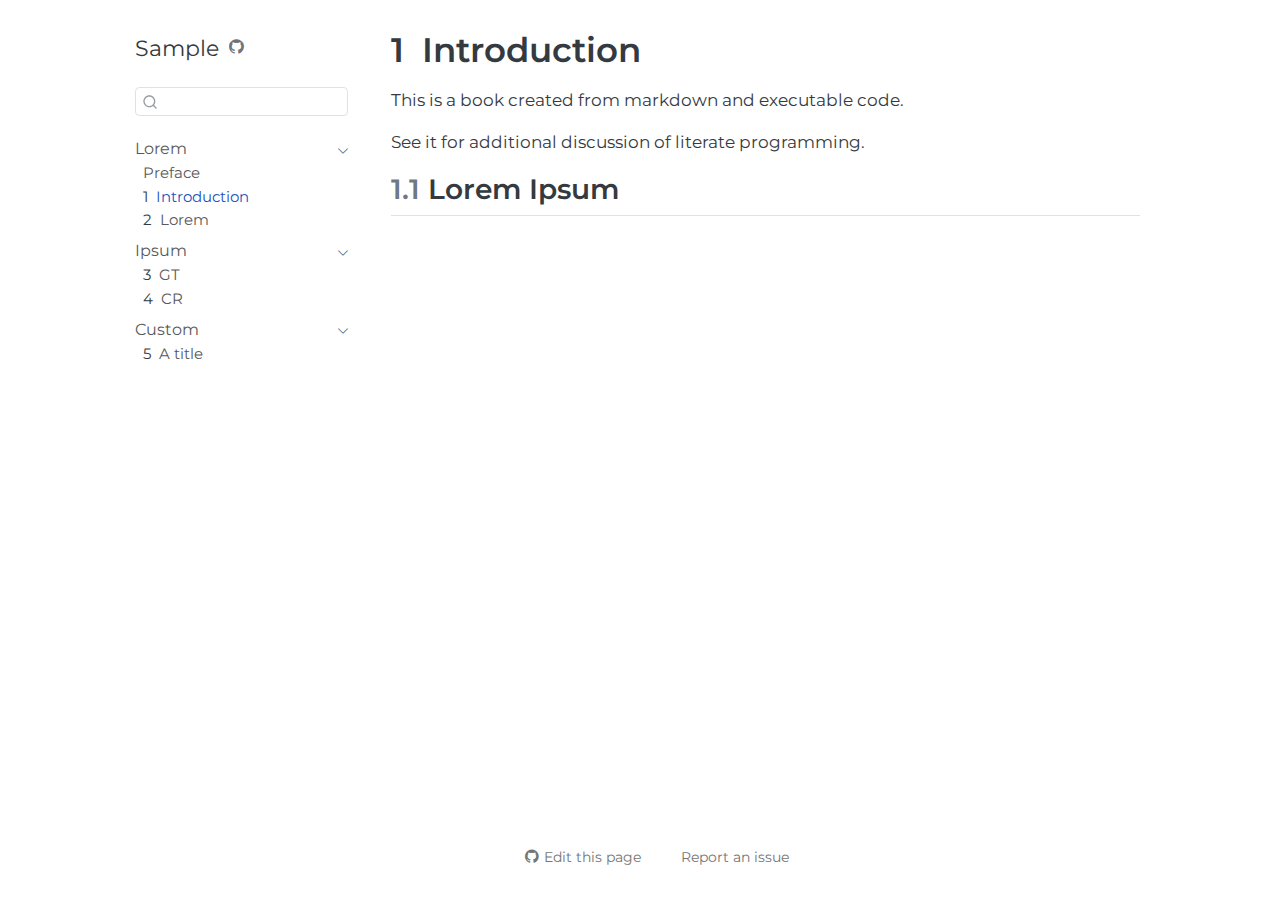
<file: docs/intro.html>
<!DOCTYPE html>
<html xmlns="http://www.w3.org/1999/xhtml" lang="en" xml:lang="en"><head>

<meta charset="utf-8">
<meta name="generator" content="quarto-1.5.56">

<meta name="viewport" content="width=device-width, initial-scale=1.0, user-scalable=yes">


<title>1&nbsp; Introduction – Sample</title>
<style>
code{white-space: pre-wrap;}
span.smallcaps{font-variant: small-caps;}
div.columns{display: flex; gap: min(4vw, 1.5em);}
div.column{flex: auto; overflow-x: auto;}
div.hanging-indent{margin-left: 1.5em; text-indent: -1.5em;}
ul.task-list{list-style: none;}
ul.task-list li input[type="checkbox"] {
  width: 0.8em;
  margin: 0 0.8em 0.2em -1em; /* quarto-specific, see https://github.com/quarto-dev/quarto-cli/issues/4556 */ 
  vertical-align: middle;
}
</style>


<script src="site_libs/quarto-nav/quarto-nav.js"></script>
<script src="site_libs/quarto-nav/headroom.min.js"></script>
<script src="site_libs/clipboard/clipboard.min.js"></script>
<script src="site_libs/quarto-search/autocomplete.umd.js"></script>
<script src="site_libs/quarto-search/fuse.min.js"></script>
<script src="site_libs/quarto-search/quarto-search.js"></script>
<meta name="quarto:offset" content="./">
<script src="site_libs/quarto-html/quarto.js"></script>
<script src="site_libs/quarto-html/popper.min.js"></script>
<script src="site_libs/quarto-html/tippy.umd.min.js"></script>
<script src="site_libs/quarto-html/anchor.min.js"></script>
<link href="site_libs/quarto-html/tippy.css" rel="stylesheet">
<link href="site_libs/quarto-html/quarto-syntax-highlighting.css" rel="stylesheet" id="quarto-text-highlighting-styles">
<script src="site_libs/bootstrap/bootstrap.min.js"></script>
<link href="site_libs/bootstrap/bootstrap-icons.css" rel="stylesheet">
<link href="site_libs/bootstrap/bootstrap.min.css" rel="stylesheet" id="quarto-bootstrap" data-mode="light">
<script id="quarto-search-options" type="application/json">{
  "location": "sidebar",
  "copy-button": false,
  "collapse-after": 3,
  "panel-placement": "start",
  "type": "textbox",
  "limit": 50,
  "keyboard-shortcut": [
    "f",
    "/",
    "s"
  ],
  "show-item-context": false,
  "language": {
    "search-no-results-text": "No results",
    "search-matching-documents-text": "matching documents",
    "search-copy-link-title": "Copy link to search",
    "search-hide-matches-text": "Hide additional matches",
    "search-more-match-text": "more match in this document",
    "search-more-matches-text": "more matches in this document",
    "search-clear-button-title": "Clear",
    "search-text-placeholder": "",
    "search-detached-cancel-button-title": "Cancel",
    "search-submit-button-title": "Submit",
    "search-label": "Search"
  }
}</script>


</head>

<body class="nav-sidebar floating fullcontent">

<div id="quarto-search-results"></div>
  <header id="quarto-header" class="headroom fixed-top">
  <nav class="quarto-secondary-nav">
    <div class="container-fluid d-flex">
      <button type="button" class="quarto-btn-toggle btn" data-bs-toggle="collapse" role="button" data-bs-target=".quarto-sidebar-collapse-item" aria-controls="quarto-sidebar" aria-expanded="false" aria-label="Toggle sidebar navigation" onclick="if (window.quartoToggleHeadroom) { window.quartoToggleHeadroom(); }">
        <i class="bi bi-layout-text-sidebar-reverse"></i>
      </button>
        <h1 class="quarto-secondary-nav-title no-breadcrumbs"><span class="chapter-number">1</span>&nbsp; <span class="chapter-title">Introduction</span></h1>
        <a class="flex-grow-1" role="navigation" data-bs-toggle="collapse" data-bs-target=".quarto-sidebar-collapse-item" aria-controls="quarto-sidebar" aria-expanded="false" aria-label="Toggle sidebar navigation" onclick="if (window.quartoToggleHeadroom) { window.quartoToggleHeadroom(); }">      
        </a>
      <button type="button" class="btn quarto-search-button" aria-label="Search" onclick="window.quartoOpenSearch();">
        <i class="bi bi-search"></i>
      </button>
    </div>
  </nav>
</header>
<!-- content -->
<div id="quarto-content" class="quarto-container page-columns page-rows-contents page-layout-article">
<!-- sidebar -->
  <nav id="quarto-sidebar" class="sidebar collapse collapse-horizontal quarto-sidebar-collapse-item sidebar-navigation floating overflow-auto">
    <div class="pt-lg-2 mt-2 text-left sidebar-header">
    <div class="sidebar-title mb-0 py-0">
      <a href="./">Sample</a> 
        <div class="sidebar-tools-main">
    <a href="https://github.com/aborruso/sample" title="Source Code" class="quarto-navigation-tool px-1" aria-label="Source Code"><i class="bi bi-github"></i></a>
</div>
    </div>
      </div>
        <div class="mt-2 flex-shrink-0 align-items-center">
        <div class="sidebar-search">
        <div id="quarto-search" class="" title="Search"></div>
        </div>
        </div>
    <div class="sidebar-menu-container"> 
    <ul class="list-unstyled mt-1">
        <li class="sidebar-item sidebar-item-section">
      <div class="sidebar-item-container"> 
            <a class="sidebar-item-text sidebar-link text-start" data-bs-toggle="collapse" data-bs-target="#quarto-sidebar-section-1" role="navigation" aria-expanded="true">
 <span class="menu-text">Lorem</span></a>
          <a class="sidebar-item-toggle text-start" data-bs-toggle="collapse" data-bs-target="#quarto-sidebar-section-1" role="navigation" aria-expanded="true" aria-label="Toggle section">
            <i class="bi bi-chevron-right ms-2"></i>
          </a> 
      </div>
      <ul id="quarto-sidebar-section-1" class="collapse list-unstyled sidebar-section depth1 show">  
          <li class="sidebar-item">
  <div class="sidebar-item-container"> 
  <a href="./index.html" class="sidebar-item-text sidebar-link">
 <span class="menu-text">Preface</span></a>
  </div>
</li>
          <li class="sidebar-item">
  <div class="sidebar-item-container"> 
  <a href="./intro.html" class="sidebar-item-text sidebar-link active">
 <span class="menu-text"><span class="chapter-number">1</span>&nbsp; <span class="chapter-title">Introduction</span></span></a>
  </div>
</li>
          <li class="sidebar-item">
  <div class="sidebar-item-container"> 
  <a href="./text.html" class="sidebar-item-text sidebar-link">
 <span class="menu-text"><span class="chapter-number">2</span>&nbsp; <span class="chapter-title">Lorem</span></span></a>
  </div>
</li>
      </ul>
  </li>
        <li class="sidebar-item sidebar-item-section">
      <div class="sidebar-item-container"> 
            <a class="sidebar-item-text sidebar-link text-start" data-bs-toggle="collapse" data-bs-target="#quarto-sidebar-section-2" role="navigation" aria-expanded="true">
 <span class="menu-text">Ipsum</span></a>
          <a class="sidebar-item-toggle text-start" data-bs-toggle="collapse" data-bs-target="#quarto-sidebar-section-2" role="navigation" aria-expanded="true" aria-label="Toggle section">
            <i class="bi bi-chevron-right ms-2"></i>
          </a> 
      </div>
      <ul id="quarto-sidebar-section-2" class="collapse list-unstyled sidebar-section depth1 show">  
          <li class="sidebar-item">
  <div class="sidebar-item-container"> 
  <a href="./gt.html" class="sidebar-item-text sidebar-link">
 <span class="menu-text"><span class="chapter-number">3</span>&nbsp; <span class="chapter-title">GT</span></span></a>
  </div>
</li>
          <li class="sidebar-item">
  <div class="sidebar-item-container"> 
  <a href="./cr.html" class="sidebar-item-text sidebar-link">
 <span class="menu-text"><span class="chapter-number">4</span>&nbsp; <span class="chapter-title">CR</span></span></a>
  </div>
</li>
      </ul>
  </li>
        <li class="sidebar-item sidebar-item-section">
      <div class="sidebar-item-container"> 
            <a class="sidebar-item-text sidebar-link text-start" data-bs-toggle="collapse" data-bs-target="#quarto-sidebar-section-3" role="navigation" aria-expanded="true">
 <span class="menu-text">Custom</span></a>
          <a class="sidebar-item-toggle text-start" data-bs-toggle="collapse" data-bs-target="#quarto-sidebar-section-3" role="navigation" aria-expanded="true" aria-label="Toggle section">
            <i class="bi bi-chevron-right ms-2"></i>
          </a> 
      </div>
      <ul id="quarto-sidebar-section-3" class="collapse list-unstyled sidebar-section depth1 show">  
          <li class="sidebar-item">
  <div class="sidebar-item-container"> 
  <a href="./custom.html" class="sidebar-item-text sidebar-link">
 <span class="menu-text"><span class="chapter-number">5</span>&nbsp; <span class="chapter-title">A title</span></span></a>
  </div>
</li>
      </ul>
  </li>
    </ul>
    </div>
</nav>
<div id="quarto-sidebar-glass" class="quarto-sidebar-collapse-item" data-bs-toggle="collapse" data-bs-target=".quarto-sidebar-collapse-item"></div>
<!-- margin-sidebar -->
    
<!-- main -->
<main class="content" id="quarto-document-content">

<header id="title-block-header" class="quarto-title-block default">
<div class="quarto-title">
<h1 class="title d-none d-lg-block"><span class="chapter-number">1</span>&nbsp; <span class="chapter-title">Introduction</span></h1>
</div>



<div class="quarto-title-meta">

    
  
    
  </div>
  


</header>


<p>This is a book created from markdown and executable code.</p>
<p>See it for additional discussion of literate programming.</p>
<section id="sec-lorem-ipsum" class="level2" data-number="1.1">
<h2 data-number="1.1" class="anchored" data-anchor-id="sec-lorem-ipsum"><span class="header-section-number">1.1</span> Lorem Ipsum</h2>


</section>

<a onclick="window.scrollTo(0, 0); return false;" role="button" id="quarto-back-to-top"><i class="bi bi-arrow-up"></i> Back to top</a></main> <!-- /main -->
<script id="quarto-html-after-body" type="application/javascript">
window.document.addEventListener("DOMContentLoaded", function (event) {
  const toggleBodyColorMode = (bsSheetEl) => {
    const mode = bsSheetEl.getAttribute("data-mode");
    const bodyEl = window.document.querySelector("body");
    if (mode === "dark") {
      bodyEl.classList.add("quarto-dark");
      bodyEl.classList.remove("quarto-light");
    } else {
      bodyEl.classList.add("quarto-light");
      bodyEl.classList.remove("quarto-dark");
    }
  }
  const toggleBodyColorPrimary = () => {
    const bsSheetEl = window.document.querySelector("link#quarto-bootstrap");
    if (bsSheetEl) {
      toggleBodyColorMode(bsSheetEl);
    }
  }
  toggleBodyColorPrimary();  
  const icon = "";
  const anchorJS = new window.AnchorJS();
  anchorJS.options = {
    placement: 'right',
    icon: icon
  };
  anchorJS.add('.anchored');
  const isCodeAnnotation = (el) => {
    for (const clz of el.classList) {
      if (clz.startsWith('code-annotation-')) {                     
        return true;
      }
    }
    return false;
  }
  const onCopySuccess = function(e) {
    // button target
    const button = e.trigger;
    // don't keep focus
    button.blur();
    // flash "checked"
    button.classList.add('code-copy-button-checked');
    var currentTitle = button.getAttribute("title");
    button.setAttribute("title", "Copied!");
    let tooltip;
    if (window.bootstrap) {
      button.setAttribute("data-bs-toggle", "tooltip");
      button.setAttribute("data-bs-placement", "left");
      button.setAttribute("data-bs-title", "Copied!");
      tooltip = new bootstrap.Tooltip(button, 
        { trigger: "manual", 
          customClass: "code-copy-button-tooltip",
          offset: [0, -8]});
      tooltip.show();    
    }
    setTimeout(function() {
      if (tooltip) {
        tooltip.hide();
        button.removeAttribute("data-bs-title");
        button.removeAttribute("data-bs-toggle");
        button.removeAttribute("data-bs-placement");
      }
      button.setAttribute("title", currentTitle);
      button.classList.remove('code-copy-button-checked');
    }, 1000);
    // clear code selection
    e.clearSelection();
  }
  const getTextToCopy = function(trigger) {
      const codeEl = trigger.previousElementSibling.cloneNode(true);
      for (const childEl of codeEl.children) {
        if (isCodeAnnotation(childEl)) {
          childEl.remove();
        }
      }
      return codeEl.innerText;
  }
  const clipboard = new window.ClipboardJS('.code-copy-button:not([data-in-quarto-modal])', {
    text: getTextToCopy
  });
  clipboard.on('success', onCopySuccess);
  if (window.document.getElementById('quarto-embedded-source-code-modal')) {
    // For code content inside modals, clipBoardJS needs to be initialized with a container option
    // TODO: Check when it could be a function (https://github.com/zenorocha/clipboard.js/issues/860)
    const clipboardModal = new window.ClipboardJS('.code-copy-button[data-in-quarto-modal]', {
      text: getTextToCopy,
      container: window.document.getElementById('quarto-embedded-source-code-modal')
    });
    clipboardModal.on('success', onCopySuccess);
  }
    var localhostRegex = new RegExp(/^(?:http|https):\/\/localhost\:?[0-9]*\//);
    var mailtoRegex = new RegExp(/^mailto:/);
      var filterRegex = new RegExp('/' + window.location.host + '/');
    var isInternal = (href) => {
        return filterRegex.test(href) || localhostRegex.test(href) || mailtoRegex.test(href);
    }
    // Inspect non-navigation links and adorn them if external
 	var links = window.document.querySelectorAll('a[href]:not(.nav-link):not(.navbar-brand):not(.toc-action):not(.sidebar-link):not(.sidebar-item-toggle):not(.pagination-link):not(.no-external):not([aria-hidden]):not(.dropdown-item):not(.quarto-navigation-tool):not(.about-link)');
    for (var i=0; i<links.length; i++) {
      const link = links[i];
      if (!isInternal(link.href)) {
        // undo the damage that might have been done by quarto-nav.js in the case of
        // links that we want to consider external
        if (link.dataset.originalHref !== undefined) {
          link.href = link.dataset.originalHref;
        }
      }
    }
  function tippyHover(el, contentFn, onTriggerFn, onUntriggerFn) {
    const config = {
      allowHTML: true,
      maxWidth: 500,
      delay: 100,
      arrow: false,
      appendTo: function(el) {
          return el.parentElement;
      },
      interactive: true,
      interactiveBorder: 10,
      theme: 'quarto',
      placement: 'bottom-start',
    };
    if (contentFn) {
      config.content = contentFn;
    }
    if (onTriggerFn) {
      config.onTrigger = onTriggerFn;
    }
    if (onUntriggerFn) {
      config.onUntrigger = onUntriggerFn;
    }
    window.tippy(el, config); 
  }
  const noterefs = window.document.querySelectorAll('a[role="doc-noteref"]');
  for (var i=0; i<noterefs.length; i++) {
    const ref = noterefs[i];
    tippyHover(ref, function() {
      // use id or data attribute instead here
      let href = ref.getAttribute('data-footnote-href') || ref.getAttribute('href');
      try { href = new URL(href).hash; } catch {}
      const id = href.replace(/^#\/?/, "");
      const note = window.document.getElementById(id);
      if (note) {
        return note.innerHTML;
      } else {
        return "";
      }
    });
  }
  const xrefs = window.document.querySelectorAll('a.quarto-xref');
  const processXRef = (id, note) => {
    // Strip column container classes
    const stripColumnClz = (el) => {
      el.classList.remove("page-full", "page-columns");
      if (el.children) {
        for (const child of el.children) {
          stripColumnClz(child);
        }
      }
    }
    stripColumnClz(note)
    if (id === null || id.startsWith('sec-')) {
      // Special case sections, only their first couple elements
      const container = document.createElement("div");
      if (note.children && note.children.length > 2) {
        container.appendChild(note.children[0].cloneNode(true));
        for (let i = 1; i < note.children.length; i++) {
          const child = note.children[i];
          if (child.tagName === "P" && child.innerText === "") {
            continue;
          } else {
            container.appendChild(child.cloneNode(true));
            break;
          }
        }
        if (window.Quarto?.typesetMath) {
          window.Quarto.typesetMath(container);
        }
        return container.innerHTML
      } else {
        if (window.Quarto?.typesetMath) {
          window.Quarto.typesetMath(note);
        }
        return note.innerHTML;
      }
    } else {
      // Remove any anchor links if they are present
      const anchorLink = note.querySelector('a.anchorjs-link');
      if (anchorLink) {
        anchorLink.remove();
      }
      if (window.Quarto?.typesetMath) {
        window.Quarto.typesetMath(note);
      }
      // TODO in 1.5, we should make sure this works without a callout special case
      if (note.classList.contains("callout")) {
        return note.outerHTML;
      } else {
        return note.innerHTML;
      }
    }
  }
  for (var i=0; i<xrefs.length; i++) {
    const xref = xrefs[i];
    tippyHover(xref, undefined, function(instance) {
      instance.disable();
      let url = xref.getAttribute('href');
      let hash = undefined; 
      if (url.startsWith('#')) {
        hash = url;
      } else {
        try { hash = new URL(url).hash; } catch {}
      }
      if (hash) {
        const id = hash.replace(/^#\/?/, "");
        const note = window.document.getElementById(id);
        if (note !== null) {
          try {
            const html = processXRef(id, note.cloneNode(true));
            instance.setContent(html);
          } finally {
            instance.enable();
            instance.show();
          }
        } else {
          // See if we can fetch this
          fetch(url.split('#')[0])
          .then(res => res.text())
          .then(html => {
            const parser = new DOMParser();
            const htmlDoc = parser.parseFromString(html, "text/html");
            const note = htmlDoc.getElementById(id);
            if (note !== null) {
              const html = processXRef(id, note);
              instance.setContent(html);
            } 
          }).finally(() => {
            instance.enable();
            instance.show();
          });
        }
      } else {
        // See if we can fetch a full url (with no hash to target)
        // This is a special case and we should probably do some content thinning / targeting
        fetch(url)
        .then(res => res.text())
        .then(html => {
          const parser = new DOMParser();
          const htmlDoc = parser.parseFromString(html, "text/html");
          const note = htmlDoc.querySelector('main.content');
          if (note !== null) {
            // This should only happen for chapter cross references
            // (since there is no id in the URL)
            // remove the first header
            if (note.children.length > 0 && note.children[0].tagName === "HEADER") {
              note.children[0].remove();
            }
            const html = processXRef(null, note);
            instance.setContent(html);
          } 
        }).finally(() => {
          instance.enable();
          instance.show();
        });
      }
    }, function(instance) {
    });
  }
      let selectedAnnoteEl;
      const selectorForAnnotation = ( cell, annotation) => {
        let cellAttr = 'data-code-cell="' + cell + '"';
        let lineAttr = 'data-code-annotation="' +  annotation + '"';
        const selector = 'span[' + cellAttr + '][' + lineAttr + ']';
        return selector;
      }
      const selectCodeLines = (annoteEl) => {
        const doc = window.document;
        const targetCell = annoteEl.getAttribute("data-target-cell");
        const targetAnnotation = annoteEl.getAttribute("data-target-annotation");
        const annoteSpan = window.document.querySelector(selectorForAnnotation(targetCell, targetAnnotation));
        const lines = annoteSpan.getAttribute("data-code-lines").split(",");
        const lineIds = lines.map((line) => {
          return targetCell + "-" + line;
        })
        let top = null;
        let height = null;
        let parent = null;
        if (lineIds.length > 0) {
            //compute the position of the single el (top and bottom and make a div)
            const el = window.document.getElementById(lineIds[0]);
            top = el.offsetTop;
            height = el.offsetHeight;
            parent = el.parentElement.parentElement;
          if (lineIds.length > 1) {
            const lastEl = window.document.getElementById(lineIds[lineIds.length - 1]);
            const bottom = lastEl.offsetTop + lastEl.offsetHeight;
            height = bottom - top;
          }
          if (top !== null && height !== null && parent !== null) {
            // cook up a div (if necessary) and position it 
            let div = window.document.getElementById("code-annotation-line-highlight");
            if (div === null) {
              div = window.document.createElement("div");
              div.setAttribute("id", "code-annotation-line-highlight");
              div.style.position = 'absolute';
              parent.appendChild(div);
            }
            div.style.top = top - 2 + "px";
            div.style.height = height + 4 + "px";
            div.style.left = 0;
            let gutterDiv = window.document.getElementById("code-annotation-line-highlight-gutter");
            if (gutterDiv === null) {
              gutterDiv = window.document.createElement("div");
              gutterDiv.setAttribute("id", "code-annotation-line-highlight-gutter");
              gutterDiv.style.position = 'absolute';
              const codeCell = window.document.getElementById(targetCell);
              const gutter = codeCell.querySelector('.code-annotation-gutter');
              gutter.appendChild(gutterDiv);
            }
            gutterDiv.style.top = top - 2 + "px";
            gutterDiv.style.height = height + 4 + "px";
          }
          selectedAnnoteEl = annoteEl;
        }
      };
      const unselectCodeLines = () => {
        const elementsIds = ["code-annotation-line-highlight", "code-annotation-line-highlight-gutter"];
        elementsIds.forEach((elId) => {
          const div = window.document.getElementById(elId);
          if (div) {
            div.remove();
          }
        });
        selectedAnnoteEl = undefined;
      };
        // Handle positioning of the toggle
    window.addEventListener(
      "resize",
      throttle(() => {
        elRect = undefined;
        if (selectedAnnoteEl) {
          selectCodeLines(selectedAnnoteEl);
        }
      }, 10)
    );
    function throttle(fn, ms) {
    let throttle = false;
    let timer;
      return (...args) => {
        if(!throttle) { // first call gets through
            fn.apply(this, args);
            throttle = true;
        } else { // all the others get throttled
            if(timer) clearTimeout(timer); // cancel #2
            timer = setTimeout(() => {
              fn.apply(this, args);
              timer = throttle = false;
            }, ms);
        }
      };
    }
      // Attach click handler to the DT
      const annoteDls = window.document.querySelectorAll('dt[data-target-cell]');
      for (const annoteDlNode of annoteDls) {
        annoteDlNode.addEventListener('click', (event) => {
          const clickedEl = event.target;
          if (clickedEl !== selectedAnnoteEl) {
            unselectCodeLines();
            const activeEl = window.document.querySelector('dt[data-target-cell].code-annotation-active');
            if (activeEl) {
              activeEl.classList.remove('code-annotation-active');
            }
            selectCodeLines(clickedEl);
            clickedEl.classList.add('code-annotation-active');
          } else {
            // Unselect the line
            unselectCodeLines();
            clickedEl.classList.remove('code-annotation-active');
          }
        });
      }
  const findCites = (el) => {
    const parentEl = el.parentElement;
    if (parentEl) {
      const cites = parentEl.dataset.cites;
      if (cites) {
        return {
          el,
          cites: cites.split(' ')
        };
      } else {
        return findCites(el.parentElement)
      }
    } else {
      return undefined;
    }
  };
  var bibliorefs = window.document.querySelectorAll('a[role="doc-biblioref"]');
  for (var i=0; i<bibliorefs.length; i++) {
    const ref = bibliorefs[i];
    const citeInfo = findCites(ref);
    if (citeInfo) {
      tippyHover(citeInfo.el, function() {
        var popup = window.document.createElement('div');
        citeInfo.cites.forEach(function(cite) {
          var citeDiv = window.document.createElement('div');
          citeDiv.classList.add('hanging-indent');
          citeDiv.classList.add('csl-entry');
          var biblioDiv = window.document.getElementById('ref-' + cite);
          if (biblioDiv) {
            citeDiv.innerHTML = biblioDiv.innerHTML;
          }
          popup.appendChild(citeDiv);
        });
        return popup.innerHTML;
      });
    }
  }
});
</script>
</div> <!-- /content -->




<footer class="footer"><div class="nav-footer"><div class="nav-footer-center"><div class="toc-actions"><ul><li><a href="https://github.com/aborruso/sample/edit/main/intro.qmd" class="toc-action"><i class="bi bi-github"></i>Edit this page</a></li><li><a href="https://github.com/aborruso/sample/issues/new" class="toc-action"><i class="bi empty"></i>Report an issue</a></li></ul></div></div></div></footer></body></html>
</file>
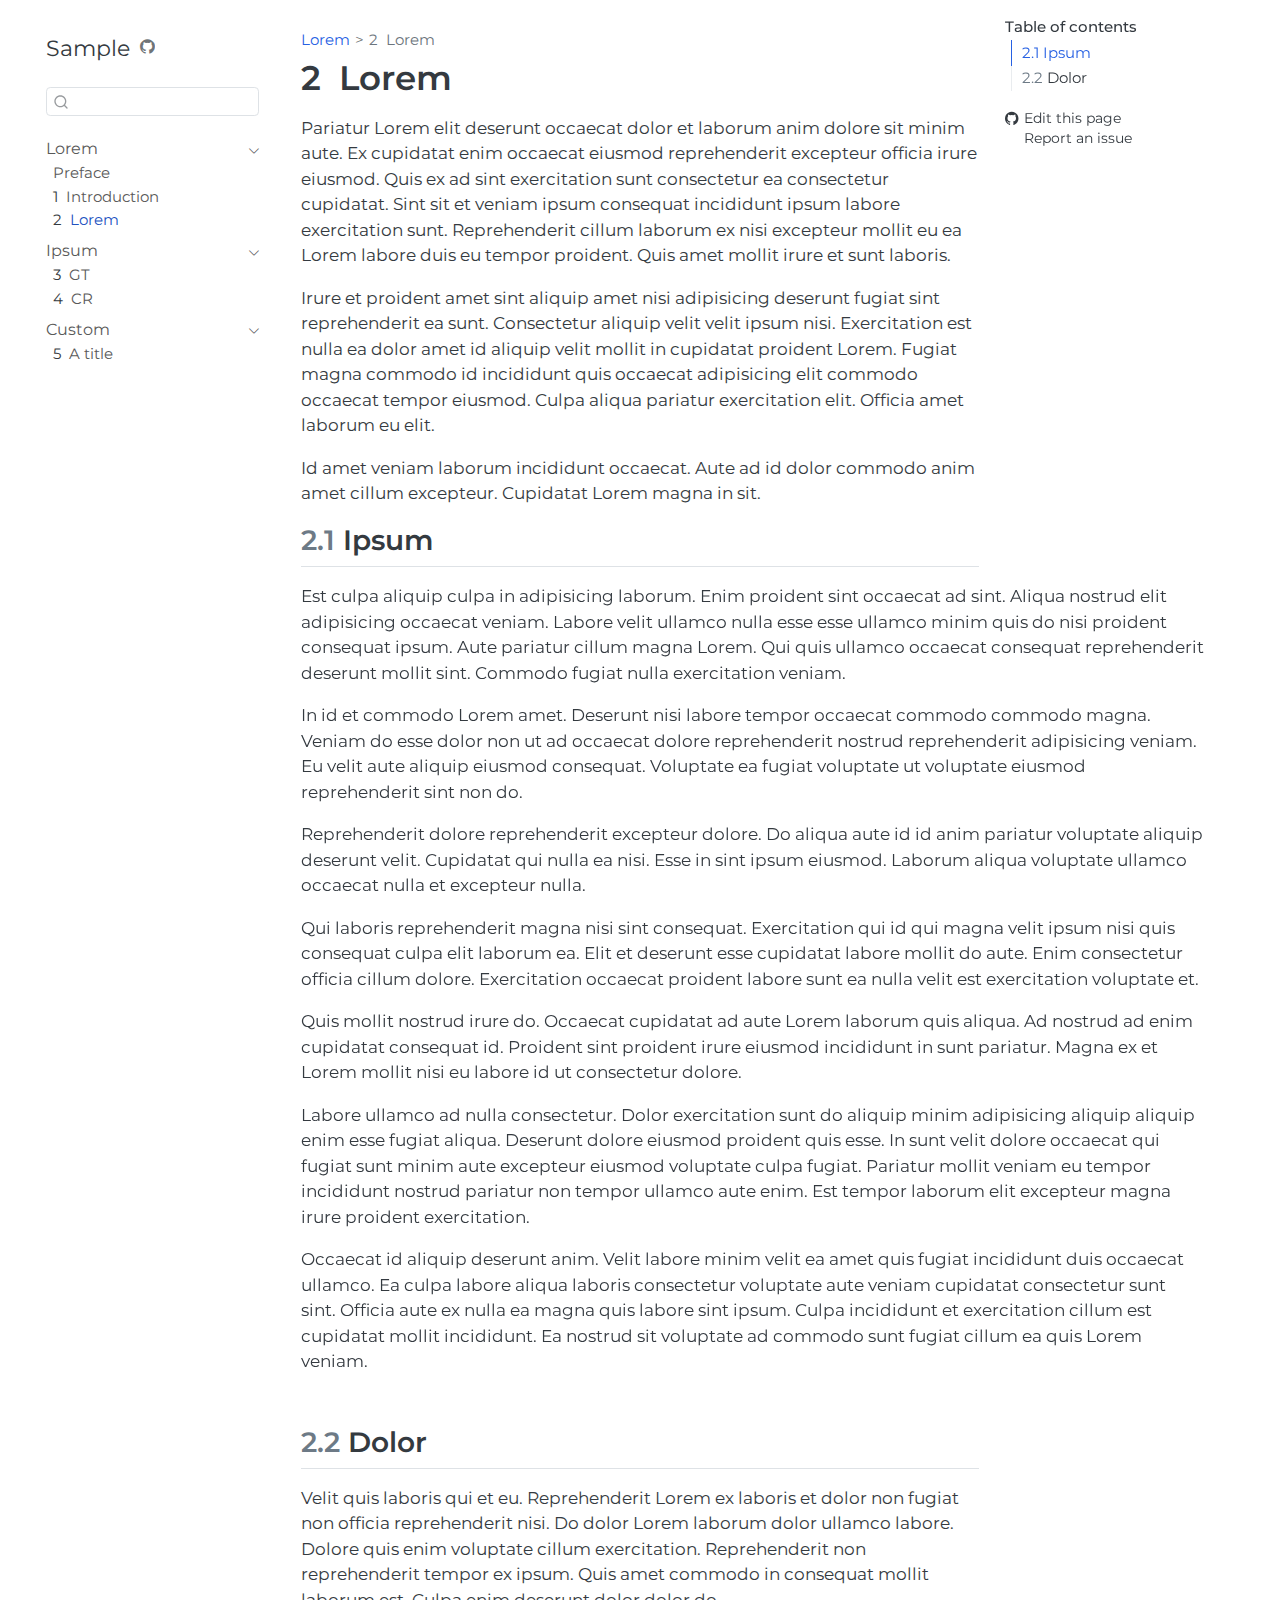
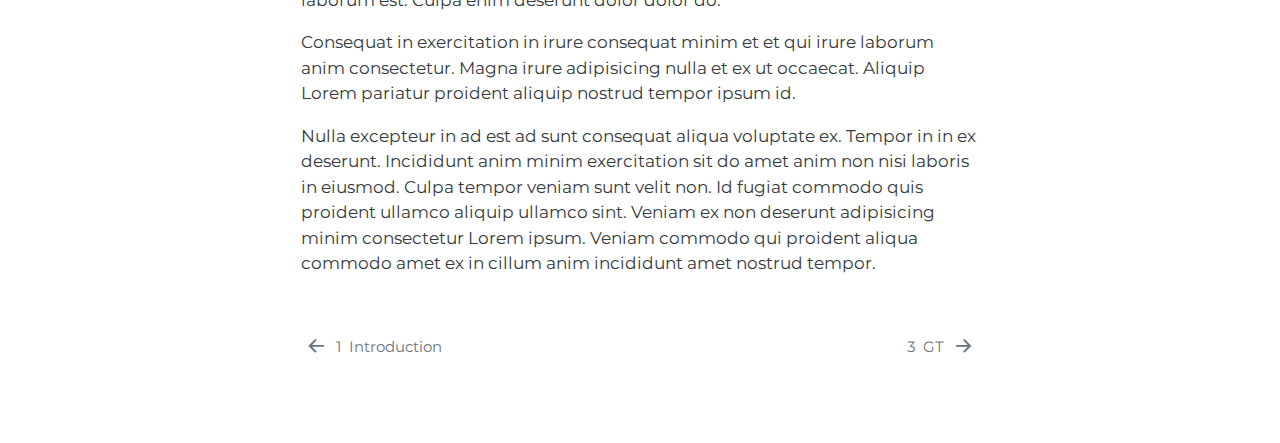
<file: docs/text.html>
<!DOCTYPE html>
<html xmlns="http://www.w3.org/1999/xhtml" lang="en" xml:lang="en"><head>

<meta charset="utf-8">
<meta name="generator" content="quarto-1.5.56">

<meta name="viewport" content="width=device-width, initial-scale=1.0, user-scalable=yes">


<title>2&nbsp; Lorem – Sample</title>
<style>
code{white-space: pre-wrap;}
span.smallcaps{font-variant: small-caps;}
div.columns{display: flex; gap: min(4vw, 1.5em);}
div.column{flex: auto; overflow-x: auto;}
div.hanging-indent{margin-left: 1.5em; text-indent: -1.5em;}
ul.task-list{list-style: none;}
ul.task-list li input[type="checkbox"] {
  width: 0.8em;
  margin: 0 0.8em 0.2em -1em; /* quarto-specific, see https://github.com/quarto-dev/quarto-cli/issues/4556 */ 
  vertical-align: middle;
}
</style>


<script src="site_libs/quarto-nav/quarto-nav.js"></script>
<script src="site_libs/quarto-nav/headroom.min.js"></script>
<script src="site_libs/clipboard/clipboard.min.js"></script>
<script src="site_libs/quarto-search/autocomplete.umd.js"></script>
<script src="site_libs/quarto-search/fuse.min.js"></script>
<script src="site_libs/quarto-search/quarto-search.js"></script>
<meta name="quarto:offset" content="./">
<link href="./gt.html" rel="next">
<link href="./intro.html" rel="prev">
<script src="site_libs/quarto-html/quarto.js"></script>
<script src="site_libs/quarto-html/popper.min.js"></script>
<script src="site_libs/quarto-html/tippy.umd.min.js"></script>
<script src="site_libs/quarto-html/anchor.min.js"></script>
<link href="site_libs/quarto-html/tippy.css" rel="stylesheet">
<link href="site_libs/quarto-html/quarto-syntax-highlighting.css" rel="stylesheet" id="quarto-text-highlighting-styles">
<script src="site_libs/bootstrap/bootstrap.min.js"></script>
<link href="site_libs/bootstrap/bootstrap-icons.css" rel="stylesheet">
<link href="site_libs/bootstrap/bootstrap.min.css" rel="stylesheet" id="quarto-bootstrap" data-mode="light">
<script id="quarto-search-options" type="application/json">{
  "location": "sidebar",
  "copy-button": false,
  "collapse-after": 3,
  "panel-placement": "start",
  "type": "textbox",
  "limit": 50,
  "keyboard-shortcut": [
    "f",
    "/",
    "s"
  ],
  "show-item-context": false,
  "language": {
    "search-no-results-text": "No results",
    "search-matching-documents-text": "matching documents",
    "search-copy-link-title": "Copy link to search",
    "search-hide-matches-text": "Hide additional matches",
    "search-more-match-text": "more match in this document",
    "search-more-matches-text": "more matches in this document",
    "search-clear-button-title": "Clear",
    "search-text-placeholder": "",
    "search-detached-cancel-button-title": "Cancel",
    "search-submit-button-title": "Submit",
    "search-label": "Search"
  }
}</script>


</head>

<body class="nav-sidebar floating">

<div id="quarto-search-results"></div>
  <header id="quarto-header" class="headroom fixed-top">
  <nav class="quarto-secondary-nav">
    <div class="container-fluid d-flex">
      <button type="button" class="quarto-btn-toggle btn" data-bs-toggle="collapse" role="button" data-bs-target=".quarto-sidebar-collapse-item" aria-controls="quarto-sidebar" aria-expanded="false" aria-label="Toggle sidebar navigation" onclick="if (window.quartoToggleHeadroom) { window.quartoToggleHeadroom(); }">
        <i class="bi bi-layout-text-sidebar-reverse"></i>
      </button>
        <nav class="quarto-page-breadcrumbs" aria-label="breadcrumb"><ol class="breadcrumb"><li class="breadcrumb-item"><a href="./index.html">Lorem</a></li><li class="breadcrumb-item"><a href="./text.html"><span class="chapter-number">2</span>&nbsp; <span class="chapter-title">Lorem</span></a></li></ol></nav>
        <a class="flex-grow-1" role="navigation" data-bs-toggle="collapse" data-bs-target=".quarto-sidebar-collapse-item" aria-controls="quarto-sidebar" aria-expanded="false" aria-label="Toggle sidebar navigation" onclick="if (window.quartoToggleHeadroom) { window.quartoToggleHeadroom(); }">      
        </a>
      <button type="button" class="btn quarto-search-button" aria-label="Search" onclick="window.quartoOpenSearch();">
        <i class="bi bi-search"></i>
      </button>
    </div>
  </nav>
</header>
<!-- content -->
<div id="quarto-content" class="quarto-container page-columns page-rows-contents page-layout-article">
<!-- sidebar -->
  <nav id="quarto-sidebar" class="sidebar collapse collapse-horizontal quarto-sidebar-collapse-item sidebar-navigation floating overflow-auto">
    <div class="pt-lg-2 mt-2 text-left sidebar-header">
    <div class="sidebar-title mb-0 py-0">
      <a href="./">Sample</a> 
        <div class="sidebar-tools-main">
    <a href="https://github.com/aborruso/sample" title="Source Code" class="quarto-navigation-tool px-1" aria-label="Source Code"><i class="bi bi-github"></i></a>
</div>
    </div>
      </div>
        <div class="mt-2 flex-shrink-0 align-items-center">
        <div class="sidebar-search">
        <div id="quarto-search" class="" title="Search"></div>
        </div>
        </div>
    <div class="sidebar-menu-container"> 
    <ul class="list-unstyled mt-1">
        <li class="sidebar-item sidebar-item-section">
      <div class="sidebar-item-container"> 
            <a class="sidebar-item-text sidebar-link text-start" data-bs-toggle="collapse" data-bs-target="#quarto-sidebar-section-1" role="navigation" aria-expanded="true">
 <span class="menu-text">Lorem</span></a>
          <a class="sidebar-item-toggle text-start" data-bs-toggle="collapse" data-bs-target="#quarto-sidebar-section-1" role="navigation" aria-expanded="true" aria-label="Toggle section">
            <i class="bi bi-chevron-right ms-2"></i>
          </a> 
      </div>
      <ul id="quarto-sidebar-section-1" class="collapse list-unstyled sidebar-section depth1 show">  
          <li class="sidebar-item">
  <div class="sidebar-item-container"> 
  <a href="./index.html" class="sidebar-item-text sidebar-link">
 <span class="menu-text">Preface</span></a>
  </div>
</li>
          <li class="sidebar-item">
  <div class="sidebar-item-container"> 
  <a href="./intro.html" class="sidebar-item-text sidebar-link">
 <span class="menu-text"><span class="chapter-number">1</span>&nbsp; <span class="chapter-title">Introduction</span></span></a>
  </div>
</li>
          <li class="sidebar-item">
  <div class="sidebar-item-container"> 
  <a href="./text.html" class="sidebar-item-text sidebar-link active">
 <span class="menu-text"><span class="chapter-number">2</span>&nbsp; <span class="chapter-title">Lorem</span></span></a>
  </div>
</li>
      </ul>
  </li>
        <li class="sidebar-item sidebar-item-section">
      <div class="sidebar-item-container"> 
            <a class="sidebar-item-text sidebar-link text-start" data-bs-toggle="collapse" data-bs-target="#quarto-sidebar-section-2" role="navigation" aria-expanded="true">
 <span class="menu-text">Ipsum</span></a>
          <a class="sidebar-item-toggle text-start" data-bs-toggle="collapse" data-bs-target="#quarto-sidebar-section-2" role="navigation" aria-expanded="true" aria-label="Toggle section">
            <i class="bi bi-chevron-right ms-2"></i>
          </a> 
      </div>
      <ul id="quarto-sidebar-section-2" class="collapse list-unstyled sidebar-section depth1 show">  
          <li class="sidebar-item">
  <div class="sidebar-item-container"> 
  <a href="./gt.html" class="sidebar-item-text sidebar-link">
 <span class="menu-text"><span class="chapter-number">3</span>&nbsp; <span class="chapter-title">GT</span></span></a>
  </div>
</li>
          <li class="sidebar-item">
  <div class="sidebar-item-container"> 
  <a href="./cr.html" class="sidebar-item-text sidebar-link">
 <span class="menu-text"><span class="chapter-number">4</span>&nbsp; <span class="chapter-title">CR</span></span></a>
  </div>
</li>
      </ul>
  </li>
        <li class="sidebar-item sidebar-item-section">
      <div class="sidebar-item-container"> 
            <a class="sidebar-item-text sidebar-link text-start" data-bs-toggle="collapse" data-bs-target="#quarto-sidebar-section-3" role="navigation" aria-expanded="true">
 <span class="menu-text">Custom</span></a>
          <a class="sidebar-item-toggle text-start" data-bs-toggle="collapse" data-bs-target="#quarto-sidebar-section-3" role="navigation" aria-expanded="true" aria-label="Toggle section">
            <i class="bi bi-chevron-right ms-2"></i>
          </a> 
      </div>
      <ul id="quarto-sidebar-section-3" class="collapse list-unstyled sidebar-section depth1 show">  
          <li class="sidebar-item">
  <div class="sidebar-item-container"> 
  <a href="./custom.html" class="sidebar-item-text sidebar-link">
 <span class="menu-text"><span class="chapter-number">5</span>&nbsp; <span class="chapter-title">A title</span></span></a>
  </div>
</li>
      </ul>
  </li>
    </ul>
    </div>
</nav>
<div id="quarto-sidebar-glass" class="quarto-sidebar-collapse-item" data-bs-toggle="collapse" data-bs-target=".quarto-sidebar-collapse-item"></div>
<!-- margin-sidebar -->
    <div id="quarto-margin-sidebar" class="sidebar margin-sidebar">
        <nav id="TOC" role="doc-toc" class="toc-active">
    <h2 id="toc-title">Table of contents</h2>
   
  <ul>
  <li><a href="#ipsum" id="toc-ipsum" class="nav-link active" data-scroll-target="#ipsum"><span class="header-section-number">2.1</span> Ipsum</a></li>
  <li><a href="#dolor" id="toc-dolor" class="nav-link" data-scroll-target="#dolor"><span class="header-section-number">2.2</span> Dolor</a></li>
  </ul>
<div class="toc-actions"><ul><li><a href="https://github.com/aborruso/sample/edit/main/text.md" class="toc-action"><i class="bi bi-github"></i>Edit this page</a></li><li><a href="https://github.com/aborruso/sample/issues/new" class="toc-action"><i class="bi empty"></i>Report an issue</a></li></ul></div></nav>
    </div>
<!-- main -->
<main class="content page-columns page-full" id="quarto-document-content">

<header id="title-block-header" class="quarto-title-block default"><nav class="quarto-page-breadcrumbs quarto-title-breadcrumbs d-none d-lg-block" aria-label="breadcrumb"><ol class="breadcrumb"><li class="breadcrumb-item"><a href="./index.html">Lorem</a></li><li class="breadcrumb-item"><a href="./text.html"><span class="chapter-number">2</span>&nbsp; <span class="chapter-title">Lorem</span></a></li></ol></nav>
<div class="quarto-title">
<h1 class="title"><span class="chapter-number">2</span>&nbsp; <span class="chapter-title">Lorem</span></h1>
</div>



<div class="quarto-title-meta">

    
  
    
  </div>
  


</header>


<p>Pariatur Lorem elit deserunt occaecat dolor et laborum anim dolore sit minim aute. Ex cupidatat enim occaecat eiusmod reprehenderit excepteur officia irure eiusmod. Quis ex ad sint exercitation sunt consectetur ea consectetur cupidatat. Sint sit et veniam ipsum consequat incididunt ipsum labore exercitation sunt. Reprehenderit cillum laborum ex nisi excepteur mollit eu ea Lorem labore duis eu tempor proident. Quis amet mollit irure et sunt laboris.</p>
<p>Irure et proident amet sint aliquip amet nisi adipisicing deserunt fugiat sint reprehenderit ea sunt. Consectetur aliquip velit velit ipsum nisi. Exercitation est nulla ea dolor amet id aliquip velit mollit in cupidatat proident Lorem. Fugiat magna commodo id incididunt quis occaecat adipisicing elit commodo occaecat tempor eiusmod. Culpa aliqua pariatur exercitation elit. Officia amet laborum eu elit.</p>
<p>Id amet veniam laborum incididunt occaecat. Aute ad id dolor commodo anim amet cillum excepteur. Cupidatat Lorem magna in sit.</p>
<section id="ipsum" class="level2 page-columns page-full" data-number="2.1">
<h2 data-number="2.1" class="anchored" data-anchor-id="ipsum"><span class="header-section-number">2.1</span> Ipsum</h2>
<div class="column-page-inset-right">
<p>Est culpa aliquip culpa in adipisicing laborum. Enim proident sint occaecat ad sint. Aliqua nostrud elit adipisicing occaecat veniam. Labore velit ullamco nulla esse esse ullamco minim quis do nisi proident consequat ipsum. Aute pariatur cillum magna Lorem. Qui quis ullamco occaecat consequat reprehenderit deserunt mollit sint. Commodo fugiat nulla exercitation veniam.</p>
<p>In id et commodo Lorem amet. Deserunt nisi labore tempor occaecat commodo commodo magna. Veniam do esse dolor non ut ad occaecat dolore reprehenderit nostrud reprehenderit adipisicing veniam. Eu velit aute aliquip eiusmod consequat. Voluptate ea fugiat voluptate ut voluptate eiusmod reprehenderit sint non do.</p>
<p>Reprehenderit dolore reprehenderit excepteur dolore. Do aliqua aute id id anim pariatur voluptate aliquip deserunt velit. Cupidatat qui nulla ea nisi. Esse in sint ipsum eiusmod. Laborum aliqua voluptate ullamco occaecat nulla et excepteur nulla.</p>
<p>Qui laboris reprehenderit magna nisi sint consequat. Exercitation qui id qui magna velit ipsum nisi quis consequat culpa elit laborum ea. Elit et deserunt esse cupidatat labore mollit do aute. Enim consectetur officia cillum dolore. Exercitation occaecat proident labore sunt ea nulla velit est exercitation voluptate et.</p>
<p>Quis mollit nostrud irure do. Occaecat cupidatat ad aute Lorem laborum quis aliqua. Ad nostrud ad enim cupidatat consequat id. Proident sint proident irure eiusmod incididunt in sunt pariatur. Magna ex et Lorem mollit nisi eu labore id ut consectetur dolore.</p>
<p>Labore ullamco ad nulla consectetur. Dolor exercitation sunt do aliquip minim adipisicing aliquip aliquip enim esse fugiat aliqua. Deserunt dolore eiusmod proident quis esse. In sunt velit dolore occaecat qui fugiat sunt minim aute excepteur eiusmod voluptate culpa fugiat. Pariatur mollit veniam eu tempor incididunt nostrud pariatur non tempor ullamco aute enim. Est tempor laborum elit excepteur magna irure proident exercitation.</p>
<p>Occaecat id aliquip deserunt anim. Velit labore minim velit ea amet quis fugiat incididunt duis occaecat ullamco. Ea culpa labore aliqua laboris consectetur voluptate aute veniam cupidatat consectetur sunt sint. Officia aute ex nulla ea magna quis labore sint ipsum. Culpa incididunt et exercitation cillum est cupidatat mollit incididunt. Ea nostrud sit voluptate ad commodo sunt fugiat cillum ea quis Lorem veniam.</p>
</div>
</section>
<section id="dolor" class="level2" data-number="2.2">
<h2 data-number="2.2" class="anchored" data-anchor-id="dolor"><span class="header-section-number">2.2</span> Dolor</h2>
<p>Velit quis laboris qui et eu. Reprehenderit Lorem ex laboris et dolor non fugiat non officia reprehenderit nisi. Do dolor Lorem laborum dolor ullamco labore. Dolore quis enim voluptate cillum exercitation. Reprehenderit non reprehenderit tempor ex ipsum. Quis amet commodo in consequat mollit laborum est. Culpa enim deserunt dolor dolor do.</p>
<p>Consequat in exercitation in irure consequat minim et et qui irure laborum anim consectetur. Magna irure adipisicing nulla et ex ut occaecat. Aliquip Lorem pariatur proident aliquip nostrud tempor ipsum id.</p>
<p>Nulla excepteur in ad est ad sunt consequat aliqua voluptate ex. Tempor in in ex deserunt. Incididunt anim minim exercitation sit do amet anim non nisi laboris in eiusmod. Culpa tempor veniam sunt velit non. Id fugiat commodo quis proident ullamco aliquip ullamco sint. Veniam ex non deserunt adipisicing minim consectetur Lorem ipsum. Veniam commodo qui proident aliqua commodo amet ex in cillum anim incididunt amet nostrud tempor.</p>


</section>

<a onclick="window.scrollTo(0, 0); return false;" role="button" id="quarto-back-to-top"><i class="bi bi-arrow-up"></i> Back to top</a></main> <!-- /main -->
<script id="quarto-html-after-body" type="application/javascript">
window.document.addEventListener("DOMContentLoaded", function (event) {
  const toggleBodyColorMode = (bsSheetEl) => {
    const mode = bsSheetEl.getAttribute("data-mode");
    const bodyEl = window.document.querySelector("body");
    if (mode === "dark") {
      bodyEl.classList.add("quarto-dark");
      bodyEl.classList.remove("quarto-light");
    } else {
      bodyEl.classList.add("quarto-light");
      bodyEl.classList.remove("quarto-dark");
    }
  }
  const toggleBodyColorPrimary = () => {
    const bsSheetEl = window.document.querySelector("link#quarto-bootstrap");
    if (bsSheetEl) {
      toggleBodyColorMode(bsSheetEl);
    }
  }
  toggleBodyColorPrimary();  
  const icon = "";
  const anchorJS = new window.AnchorJS();
  anchorJS.options = {
    placement: 'right',
    icon: icon
  };
  anchorJS.add('.anchored');
  const isCodeAnnotation = (el) => {
    for (const clz of el.classList) {
      if (clz.startsWith('code-annotation-')) {                     
        return true;
      }
    }
    return false;
  }
  const onCopySuccess = function(e) {
    // button target
    const button = e.trigger;
    // don't keep focus
    button.blur();
    // flash "checked"
    button.classList.add('code-copy-button-checked');
    var currentTitle = button.getAttribute("title");
    button.setAttribute("title", "Copied!");
    let tooltip;
    if (window.bootstrap) {
      button.setAttribute("data-bs-toggle", "tooltip");
      button.setAttribute("data-bs-placement", "left");
      button.setAttribute("data-bs-title", "Copied!");
      tooltip = new bootstrap.Tooltip(button, 
        { trigger: "manual", 
          customClass: "code-copy-button-tooltip",
          offset: [0, -8]});
      tooltip.show();    
    }
    setTimeout(function() {
      if (tooltip) {
        tooltip.hide();
        button.removeAttribute("data-bs-title");
        button.removeAttribute("data-bs-toggle");
        button.removeAttribute("data-bs-placement");
      }
      button.setAttribute("title", currentTitle);
      button.classList.remove('code-copy-button-checked');
    }, 1000);
    // clear code selection
    e.clearSelection();
  }
  const getTextToCopy = function(trigger) {
      const codeEl = trigger.previousElementSibling.cloneNode(true);
      for (const childEl of codeEl.children) {
        if (isCodeAnnotation(childEl)) {
          childEl.remove();
        }
      }
      return codeEl.innerText;
  }
  const clipboard = new window.ClipboardJS('.code-copy-button:not([data-in-quarto-modal])', {
    text: getTextToCopy
  });
  clipboard.on('success', onCopySuccess);
  if (window.document.getElementById('quarto-embedded-source-code-modal')) {
    // For code content inside modals, clipBoardJS needs to be initialized with a container option
    // TODO: Check when it could be a function (https://github.com/zenorocha/clipboard.js/issues/860)
    const clipboardModal = new window.ClipboardJS('.code-copy-button[data-in-quarto-modal]', {
      text: getTextToCopy,
      container: window.document.getElementById('quarto-embedded-source-code-modal')
    });
    clipboardModal.on('success', onCopySuccess);
  }
    var localhostRegex = new RegExp(/^(?:http|https):\/\/localhost\:?[0-9]*\//);
    var mailtoRegex = new RegExp(/^mailto:/);
      var filterRegex = new RegExp('/' + window.location.host + '/');
    var isInternal = (href) => {
        return filterRegex.test(href) || localhostRegex.test(href) || mailtoRegex.test(href);
    }
    // Inspect non-navigation links and adorn them if external
 	var links = window.document.querySelectorAll('a[href]:not(.nav-link):not(.navbar-brand):not(.toc-action):not(.sidebar-link):not(.sidebar-item-toggle):not(.pagination-link):not(.no-external):not([aria-hidden]):not(.dropdown-item):not(.quarto-navigation-tool):not(.about-link)');
    for (var i=0; i<links.length; i++) {
      const link = links[i];
      if (!isInternal(link.href)) {
        // undo the damage that might have been done by quarto-nav.js in the case of
        // links that we want to consider external
        if (link.dataset.originalHref !== undefined) {
          link.href = link.dataset.originalHref;
        }
      }
    }
  function tippyHover(el, contentFn, onTriggerFn, onUntriggerFn) {
    const config = {
      allowHTML: true,
      maxWidth: 500,
      delay: 100,
      arrow: false,
      appendTo: function(el) {
          return el.parentElement;
      },
      interactive: true,
      interactiveBorder: 10,
      theme: 'quarto',
      placement: 'bottom-start',
    };
    if (contentFn) {
      config.content = contentFn;
    }
    if (onTriggerFn) {
      config.onTrigger = onTriggerFn;
    }
    if (onUntriggerFn) {
      config.onUntrigger = onUntriggerFn;
    }
    window.tippy(el, config); 
  }
  const noterefs = window.document.querySelectorAll('a[role="doc-noteref"]');
  for (var i=0; i<noterefs.length; i++) {
    const ref = noterefs[i];
    tippyHover(ref, function() {
      // use id or data attribute instead here
      let href = ref.getAttribute('data-footnote-href') || ref.getAttribute('href');
      try { href = new URL(href).hash; } catch {}
      const id = href.replace(/^#\/?/, "");
      const note = window.document.getElementById(id);
      if (note) {
        return note.innerHTML;
      } else {
        return "";
      }
    });
  }
  const xrefs = window.document.querySelectorAll('a.quarto-xref');
  const processXRef = (id, note) => {
    // Strip column container classes
    const stripColumnClz = (el) => {
      el.classList.remove("page-full", "page-columns");
      if (el.children) {
        for (const child of el.children) {
          stripColumnClz(child);
        }
      }
    }
    stripColumnClz(note)
    if (id === null || id.startsWith('sec-')) {
      // Special case sections, only their first couple elements
      const container = document.createElement("div");
      if (note.children && note.children.length > 2) {
        container.appendChild(note.children[0].cloneNode(true));
        for (let i = 1; i < note.children.length; i++) {
          const child = note.children[i];
          if (child.tagName === "P" && child.innerText === "") {
            continue;
          } else {
            container.appendChild(child.cloneNode(true));
            break;
          }
        }
        if (window.Quarto?.typesetMath) {
          window.Quarto.typesetMath(container);
        }
        return container.innerHTML
      } else {
        if (window.Quarto?.typesetMath) {
          window.Quarto.typesetMath(note);
        }
        return note.innerHTML;
      }
    } else {
      // Remove any anchor links if they are present
      const anchorLink = note.querySelector('a.anchorjs-link');
      if (anchorLink) {
        anchorLink.remove();
      }
      if (window.Quarto?.typesetMath) {
        window.Quarto.typesetMath(note);
      }
      // TODO in 1.5, we should make sure this works without a callout special case
      if (note.classList.contains("callout")) {
        return note.outerHTML;
      } else {
        return note.innerHTML;
      }
    }
  }
  for (var i=0; i<xrefs.length; i++) {
    const xref = xrefs[i];
    tippyHover(xref, undefined, function(instance) {
      instance.disable();
      let url = xref.getAttribute('href');
      let hash = undefined; 
      if (url.startsWith('#')) {
        hash = url;
      } else {
        try { hash = new URL(url).hash; } catch {}
      }
      if (hash) {
        const id = hash.replace(/^#\/?/, "");
        const note = window.document.getElementById(id);
        if (note !== null) {
          try {
            const html = processXRef(id, note.cloneNode(true));
            instance.setContent(html);
          } finally {
            instance.enable();
            instance.show();
          }
        } else {
          // See if we can fetch this
          fetch(url.split('#')[0])
          .then(res => res.text())
          .then(html => {
            const parser = new DOMParser();
            const htmlDoc = parser.parseFromString(html, "text/html");
            const note = htmlDoc.getElementById(id);
            if (note !== null) {
              const html = processXRef(id, note);
              instance.setContent(html);
            } 
          }).finally(() => {
            instance.enable();
            instance.show();
          });
        }
      } else {
        // See if we can fetch a full url (with no hash to target)
        // This is a special case and we should probably do some content thinning / targeting
        fetch(url)
        .then(res => res.text())
        .then(html => {
          const parser = new DOMParser();
          const htmlDoc = parser.parseFromString(html, "text/html");
          const note = htmlDoc.querySelector('main.content');
          if (note !== null) {
            // This should only happen for chapter cross references
            // (since there is no id in the URL)
            // remove the first header
            if (note.children.length > 0 && note.children[0].tagName === "HEADER") {
              note.children[0].remove();
            }
            const html = processXRef(null, note);
            instance.setContent(html);
          } 
        }).finally(() => {
          instance.enable();
          instance.show();
        });
      }
    }, function(instance) {
    });
  }
      let selectedAnnoteEl;
      const selectorForAnnotation = ( cell, annotation) => {
        let cellAttr = 'data-code-cell="' + cell + '"';
        let lineAttr = 'data-code-annotation="' +  annotation + '"';
        const selector = 'span[' + cellAttr + '][' + lineAttr + ']';
        return selector;
      }
      const selectCodeLines = (annoteEl) => {
        const doc = window.document;
        const targetCell = annoteEl.getAttribute("data-target-cell");
        const targetAnnotation = annoteEl.getAttribute("data-target-annotation");
        const annoteSpan = window.document.querySelector(selectorForAnnotation(targetCell, targetAnnotation));
        const lines = annoteSpan.getAttribute("data-code-lines").split(",");
        const lineIds = lines.map((line) => {
          return targetCell + "-" + line;
        })
        let top = null;
        let height = null;
        let parent = null;
        if (lineIds.length > 0) {
            //compute the position of the single el (top and bottom and make a div)
            const el = window.document.getElementById(lineIds[0]);
            top = el.offsetTop;
            height = el.offsetHeight;
            parent = el.parentElement.parentElement;
          if (lineIds.length > 1) {
            const lastEl = window.document.getElementById(lineIds[lineIds.length - 1]);
            const bottom = lastEl.offsetTop + lastEl.offsetHeight;
            height = bottom - top;
          }
          if (top !== null && height !== null && parent !== null) {
            // cook up a div (if necessary) and position it 
            let div = window.document.getElementById("code-annotation-line-highlight");
            if (div === null) {
              div = window.document.createElement("div");
              div.setAttribute("id", "code-annotation-line-highlight");
              div.style.position = 'absolute';
              parent.appendChild(div);
            }
            div.style.top = top - 2 + "px";
            div.style.height = height + 4 + "px";
            div.style.left = 0;
            let gutterDiv = window.document.getElementById("code-annotation-line-highlight-gutter");
            if (gutterDiv === null) {
              gutterDiv = window.document.createElement("div");
              gutterDiv.setAttribute("id", "code-annotation-line-highlight-gutter");
              gutterDiv.style.position = 'absolute';
              const codeCell = window.document.getElementById(targetCell);
              const gutter = codeCell.querySelector('.code-annotation-gutter');
              gutter.appendChild(gutterDiv);
            }
            gutterDiv.style.top = top - 2 + "px";
            gutterDiv.style.height = height + 4 + "px";
          }
          selectedAnnoteEl = annoteEl;
        }
      };
      const unselectCodeLines = () => {
        const elementsIds = ["code-annotation-line-highlight", "code-annotation-line-highlight-gutter"];
        elementsIds.forEach((elId) => {
          const div = window.document.getElementById(elId);
          if (div) {
            div.remove();
          }
        });
        selectedAnnoteEl = undefined;
      };
        // Handle positioning of the toggle
    window.addEventListener(
      "resize",
      throttle(() => {
        elRect = undefined;
        if (selectedAnnoteEl) {
          selectCodeLines(selectedAnnoteEl);
        }
      }, 10)
    );
    function throttle(fn, ms) {
    let throttle = false;
    let timer;
      return (...args) => {
        if(!throttle) { // first call gets through
            fn.apply(this, args);
            throttle = true;
        } else { // all the others get throttled
            if(timer) clearTimeout(timer); // cancel #2
            timer = setTimeout(() => {
              fn.apply(this, args);
              timer = throttle = false;
            }, ms);
        }
      };
    }
      // Attach click handler to the DT
      const annoteDls = window.document.querySelectorAll('dt[data-target-cell]');
      for (const annoteDlNode of annoteDls) {
        annoteDlNode.addEventListener('click', (event) => {
          const clickedEl = event.target;
          if (clickedEl !== selectedAnnoteEl) {
            unselectCodeLines();
            const activeEl = window.document.querySelector('dt[data-target-cell].code-annotation-active');
            if (activeEl) {
              activeEl.classList.remove('code-annotation-active');
            }
            selectCodeLines(clickedEl);
            clickedEl.classList.add('code-annotation-active');
          } else {
            // Unselect the line
            unselectCodeLines();
            clickedEl.classList.remove('code-annotation-active');
          }
        });
      }
  const findCites = (el) => {
    const parentEl = el.parentElement;
    if (parentEl) {
      const cites = parentEl.dataset.cites;
      if (cites) {
        return {
          el,
          cites: cites.split(' ')
        };
      } else {
        return findCites(el.parentElement)
      }
    } else {
      return undefined;
    }
  };
  var bibliorefs = window.document.querySelectorAll('a[role="doc-biblioref"]');
  for (var i=0; i<bibliorefs.length; i++) {
    const ref = bibliorefs[i];
    const citeInfo = findCites(ref);
    if (citeInfo) {
      tippyHover(citeInfo.el, function() {
        var popup = window.document.createElement('div');
        citeInfo.cites.forEach(function(cite) {
          var citeDiv = window.document.createElement('div');
          citeDiv.classList.add('hanging-indent');
          citeDiv.classList.add('csl-entry');
          var biblioDiv = window.document.getElementById('ref-' + cite);
          if (biblioDiv) {
            citeDiv.innerHTML = biblioDiv.innerHTML;
          }
          popup.appendChild(citeDiv);
        });
        return popup.innerHTML;
      });
    }
  }
});
</script>
<nav class="page-navigation">
  <div class="nav-page nav-page-previous">
      <a href="./intro.html" class="pagination-link" aria-label="Introduction">
        <i class="bi bi-arrow-left-short"></i> <span class="nav-page-text"><span class="chapter-number">1</span>&nbsp; <span class="chapter-title">Introduction</span></span>
      </a>          
  </div>
  <div class="nav-page nav-page-next">
      <a href="./gt.html" class="pagination-link" aria-label="GT">
        <span class="nav-page-text"><span class="chapter-number">3</span>&nbsp; <span class="chapter-title">GT</span></span> <i class="bi bi-arrow-right-short"></i>
      </a>
  </div>
</nav>
</div> <!-- /content -->




<footer class="footer"><div class="nav-footer"><div class="nav-footer-center"><div class="toc-actions d-sm-block d-md-none"><ul><li><a href="https://github.com/aborruso/sample/edit/main/text.md" class="toc-action"><i class="bi bi-github"></i>Edit this page</a></li><li><a href="https://github.com/aborruso/sample/issues/new" class="toc-action"><i class="bi empty"></i>Report an issue</a></li></ul></div></div></div></footer></body></html>
</file>
<file: docs/site_libs/quarto-html/tippy.css>
.tippy-box[data-animation=fade][data-state=hidden]{opacity:0}[data-tippy-root]{max-width:calc(100vw - 10px)}.tippy-box{position:relative;background-color:#333;color:#fff;border-radius:4px;font-size:14px;line-height:1.4;white-space:normal;outline:0;transition-property:transform,visibility,opacity}.tippy-box[data-placement^=top]>.tippy-arrow{bottom:0}.tippy-box[data-placement^=top]>.tippy-arrow:before{bottom:-7px;left:0;border-width:8px 8px 0;border-top-color:initial;transform-origin:center top}.tippy-box[data-placement^=bottom]>.tippy-arrow{top:0}.tippy-box[data-placement^=bottom]>.tippy-arrow:before{top:-7px;left:0;border-width:0 8px 8px;border-bottom-color:initial;transform-origin:center bottom}.tippy-box[data-placement^=left]>.tippy-arrow{right:0}.tippy-box[data-placement^=left]>.tippy-arrow:before{border-width:8px 0 8px 8px;border-left-color:initial;right:-7px;transform-origin:center left}.tippy-box[data-placement^=right]>.tippy-arrow{left:0}.tippy-box[data-placement^=right]>.tippy-arrow:before{left:-7px;border-width:8px 8px 8px 0;border-right-color:initial;transform-origin:center right}.tippy-box[data-inertia][data-state=visible]{transition-timing-function:cubic-bezier(.54,1.5,.38,1.11)}.tippy-arrow{width:16px;height:16px;color:#333}.tippy-arrow:before{content:"";position:absolute;border-color:transparent;border-style:solid}.tippy-content{position:relative;padding:5px 9px;z-index:1}
</file>
<file: docs/site_libs/quarto-html/quarto-syntax-highlighting.css>
/* quarto syntax highlight colors */
:root {
  --quarto-hl-ot-color: #003B4F;
  --quarto-hl-at-color: #657422;
  --quarto-hl-ss-color: #20794D;
  --quarto-hl-an-color: #5E5E5E;
  --quarto-hl-fu-color: #4758AB;
  --quarto-hl-st-color: #20794D;
  --quarto-hl-cf-color: #003B4F;
  --quarto-hl-op-color: #5E5E5E;
  --quarto-hl-er-color: #AD0000;
  --quarto-hl-bn-color: #AD0000;
  --quarto-hl-al-color: #AD0000;
  --quarto-hl-va-color: #111111;
  --quarto-hl-bu-color: inherit;
  --quarto-hl-ex-color: inherit;
  --quarto-hl-pp-color: #AD0000;
  --quarto-hl-in-color: #5E5E5E;
  --quarto-hl-vs-color: #20794D;
  --quarto-hl-wa-color: #5E5E5E;
  --quarto-hl-do-color: #5E5E5E;
  --quarto-hl-im-color: #00769E;
  --quarto-hl-ch-color: #20794D;
  --quarto-hl-dt-color: #AD0000;
  --quarto-hl-fl-color: #AD0000;
  --quarto-hl-co-color: #5E5E5E;
  --quarto-hl-cv-color: #5E5E5E;
  --quarto-hl-cn-color: #8f5902;
  --quarto-hl-sc-color: #5E5E5E;
  --quarto-hl-dv-color: #AD0000;
  --quarto-hl-kw-color: #003B4F;
}

/* other quarto variables */
:root {
  --quarto-font-monospace: "Source Code Pro", monospace;
}

pre > code.sourceCode > span {
  color: #003B4F;
}

code span {
  color: #003B4F;
}

code.sourceCode > span {
  color: #003B4F;
}

div.sourceCode,
div.sourceCode pre.sourceCode {
  color: #003B4F;
}

code span.ot {
  color: #003B4F;
  font-style: inherit;
}

code span.at {
  color: #657422;
  font-style: inherit;
}

code span.ss {
  color: #20794D;
  font-style: inherit;
}

code span.an {
  color: #5E5E5E;
  font-style: inherit;
}

code span.fu {
  color: #4758AB;
  font-style: inherit;
}

code span.st {
  color: #20794D;
  font-style: inherit;
}

code span.cf {
  color: #003B4F;
  font-weight: bold;
  font-style: inherit;
}

code span.op {
  color: #5E5E5E;
  font-style: inherit;
}

code span.er {
  color: #AD0000;
  font-style: inherit;
}

code span.bn {
  color: #AD0000;
  font-style: inherit;
}

code span.al {
  color: #AD0000;
  font-style: inherit;
}

code span.va {
  color: #111111;
  font-style: inherit;
}

code span.bu {
  font-style: inherit;
}

code span.ex {
  font-style: inherit;
}

code span.pp {
  color: #AD0000;
  font-style: inherit;
}

code span.in {
  color: #5E5E5E;
  font-style: inherit;
}

code span.vs {
  color: #20794D;
  font-style: inherit;
}

code span.wa {
  color: #5E5E5E;
  font-style: italic;
}

code span.do {
  color: #5E5E5E;
  font-style: italic;
}

code span.im {
  color: #00769E;
  font-style: inherit;
}

code span.ch {
  color: #20794D;
  font-style: inherit;
}

code span.dt {
  color: #AD0000;
  font-style: inherit;
}

code span.fl {
  color: #AD0000;
  font-style: inherit;
}

code span.co {
  color: #5E5E5E;
  font-style: inherit;
}

code span.cv {
  color: #5E5E5E;
  font-style: italic;
}

code span.cn {
  color: #8f5902;
  font-style: inherit;
}

code span.sc {
  color: #5E5E5E;
  font-style: inherit;
}

code span.dv {
  color: #AD0000;
  font-style: inherit;
}

code span.kw {
  color: #003B4F;
  font-weight: bold;
  font-style: inherit;
}

.prevent-inlining {
  content: "</";
}

/*# sourceMappingURL=debc5d5d77c3f9108843748ff7464032.css.map */
</file>
